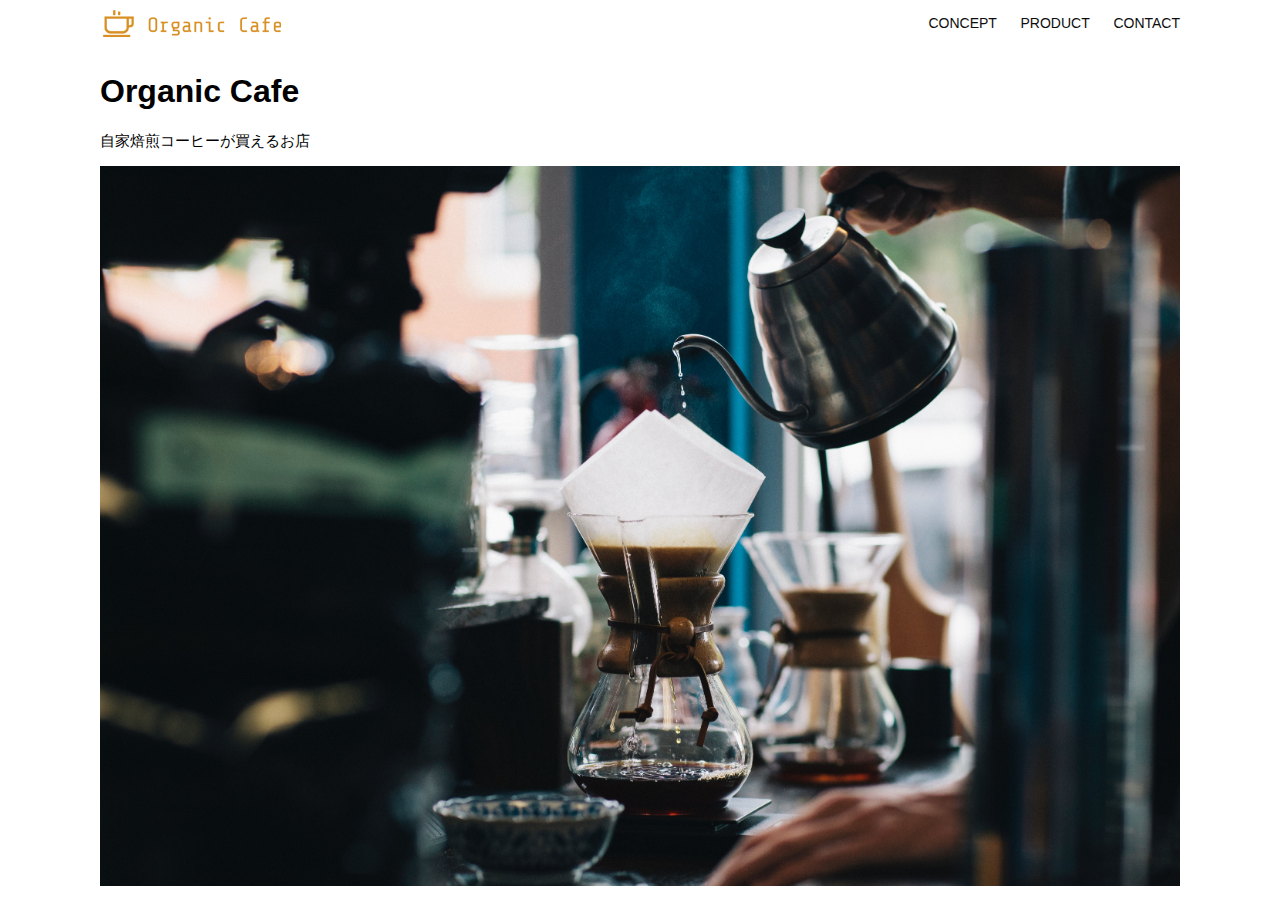
<file: kadai_013/index.html>
<!DOCTYPE html>
<html>
  <head>
    <title>Organic Cafe</title>
    <meta charset="UTF-8" />
    <meta
      name="description"
      content="自家焙煎のコーヒーがお家で楽しめるOrganic Cafe"
    />
    <meta name="viewport" content="width=device-width, initial-scale=1.0" />
    <link rel="stylesheet" href="style.css" />
  </head>
  <body>
    <!-- ヘッダー -->
    <header>
      <!-- ロゴ -->
      <a href="index.html" id="logo"
        ><img src="images/logo.png" alt="トップページに戻る"
      /></a>

      <!-- PC用ナビゲーション -->
      <nav id="nav-pc">
        <a href="index.html#concept">CONCEPT</a>
        <a href="index.html#product">PRODUCT</a>
        <a href="index.html#contact">CONTACT</a>
      </nav>
      <!--スマホ用ナビ -->
      <img id="menu-sp" src="images/button-menu.png" alt="ナビゲーションを開く"
      onclick="document.getElementById('nav-sp').style.display='block'">
      <nav id="nav-sp">
        <img id="close" src="images/button-close.png" alt="ナビゲーションを閉じる"
        onclick="document.getElementById('nav-sp').style.display='none'">
        <a id="logo-sp" href="index.html"
        onclick="document.getElementById('nav-sp').style.display='none'">
          <img src="images/logo-sp.png" alt="トップページに戻る">
        </a>
        <a class="menu" href="index.html#consept"
        onclick="document.getElementById('nav-sp').style.display = 'none'">CONCEPT</a>
        <a class="menu" href="index.html#product"
        onclick="document.getElementById('nav-sp').style.display = 'none'">PRODUCT</a>
        <a class="menu" href="index.html#contact"
        onclick="document.getElementById('nav-sp').style.display = 'none'">CONTACT</a>
      </nav>
    </header>
    <main>
      <article>
        <!-- メインビジュアル -->
        <section id="main-visual">
          <div id="main-message">
            <h1>Organic Cafe</h1>
            <p>自家焙煎コーヒーが買えるお店</p>
          </div>
          <img
            src="images/main-image.jpg"
            alt="コーヒーをハンドドリップで淹れる画像"
          />
        </section>
      </article>
    </main>
  </body>
</html>
</file>
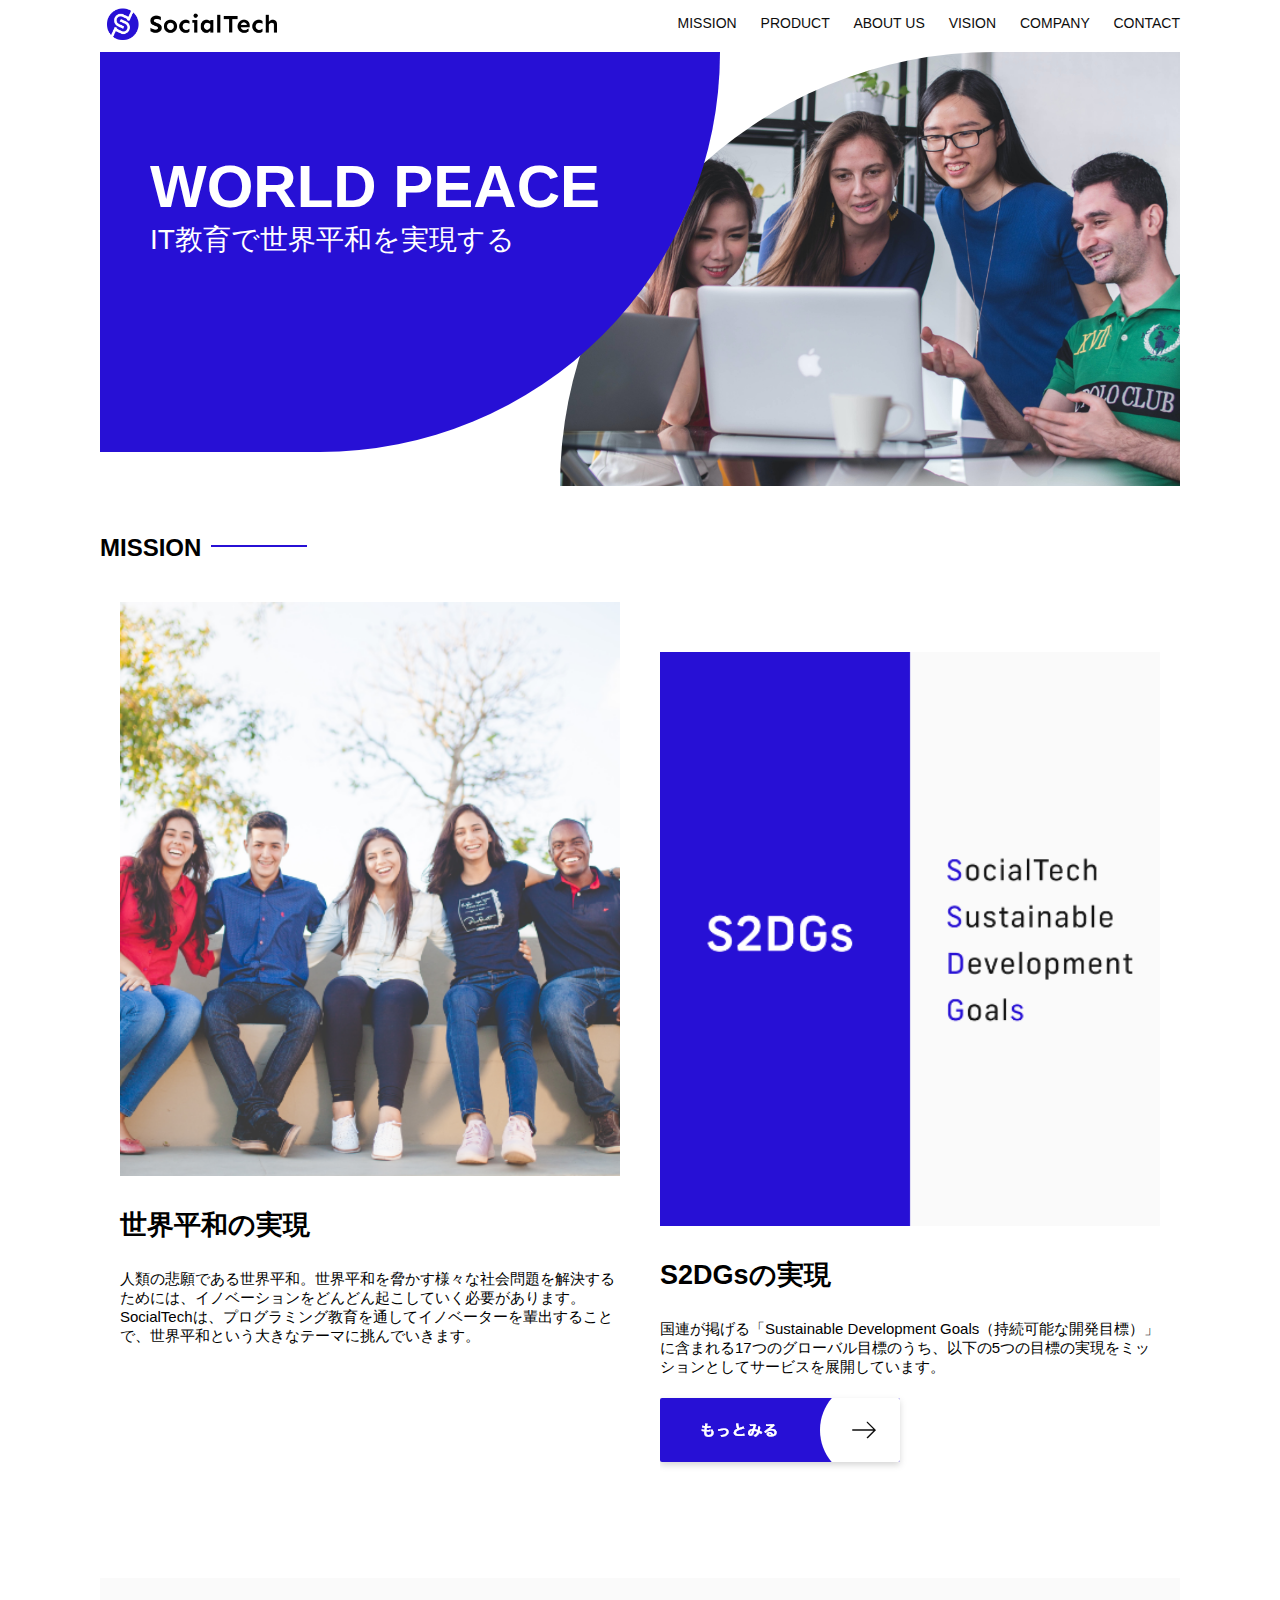
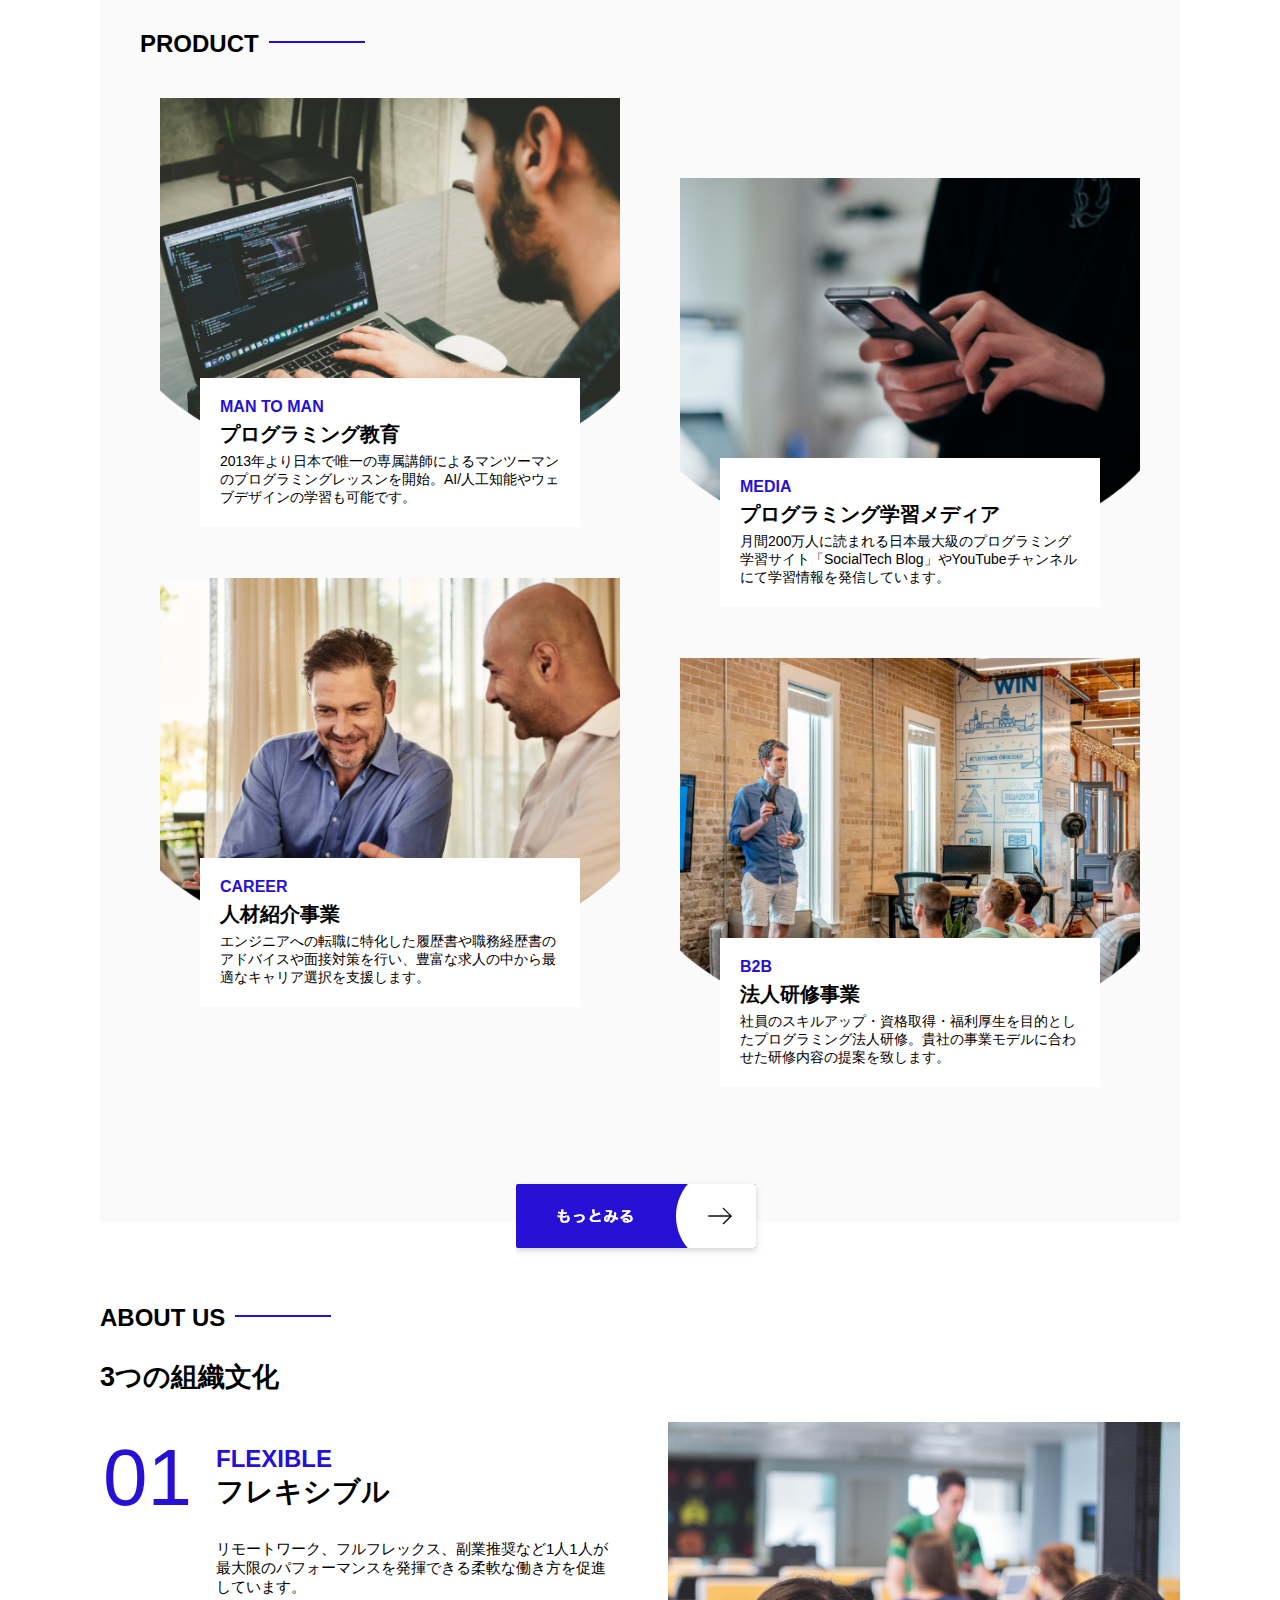
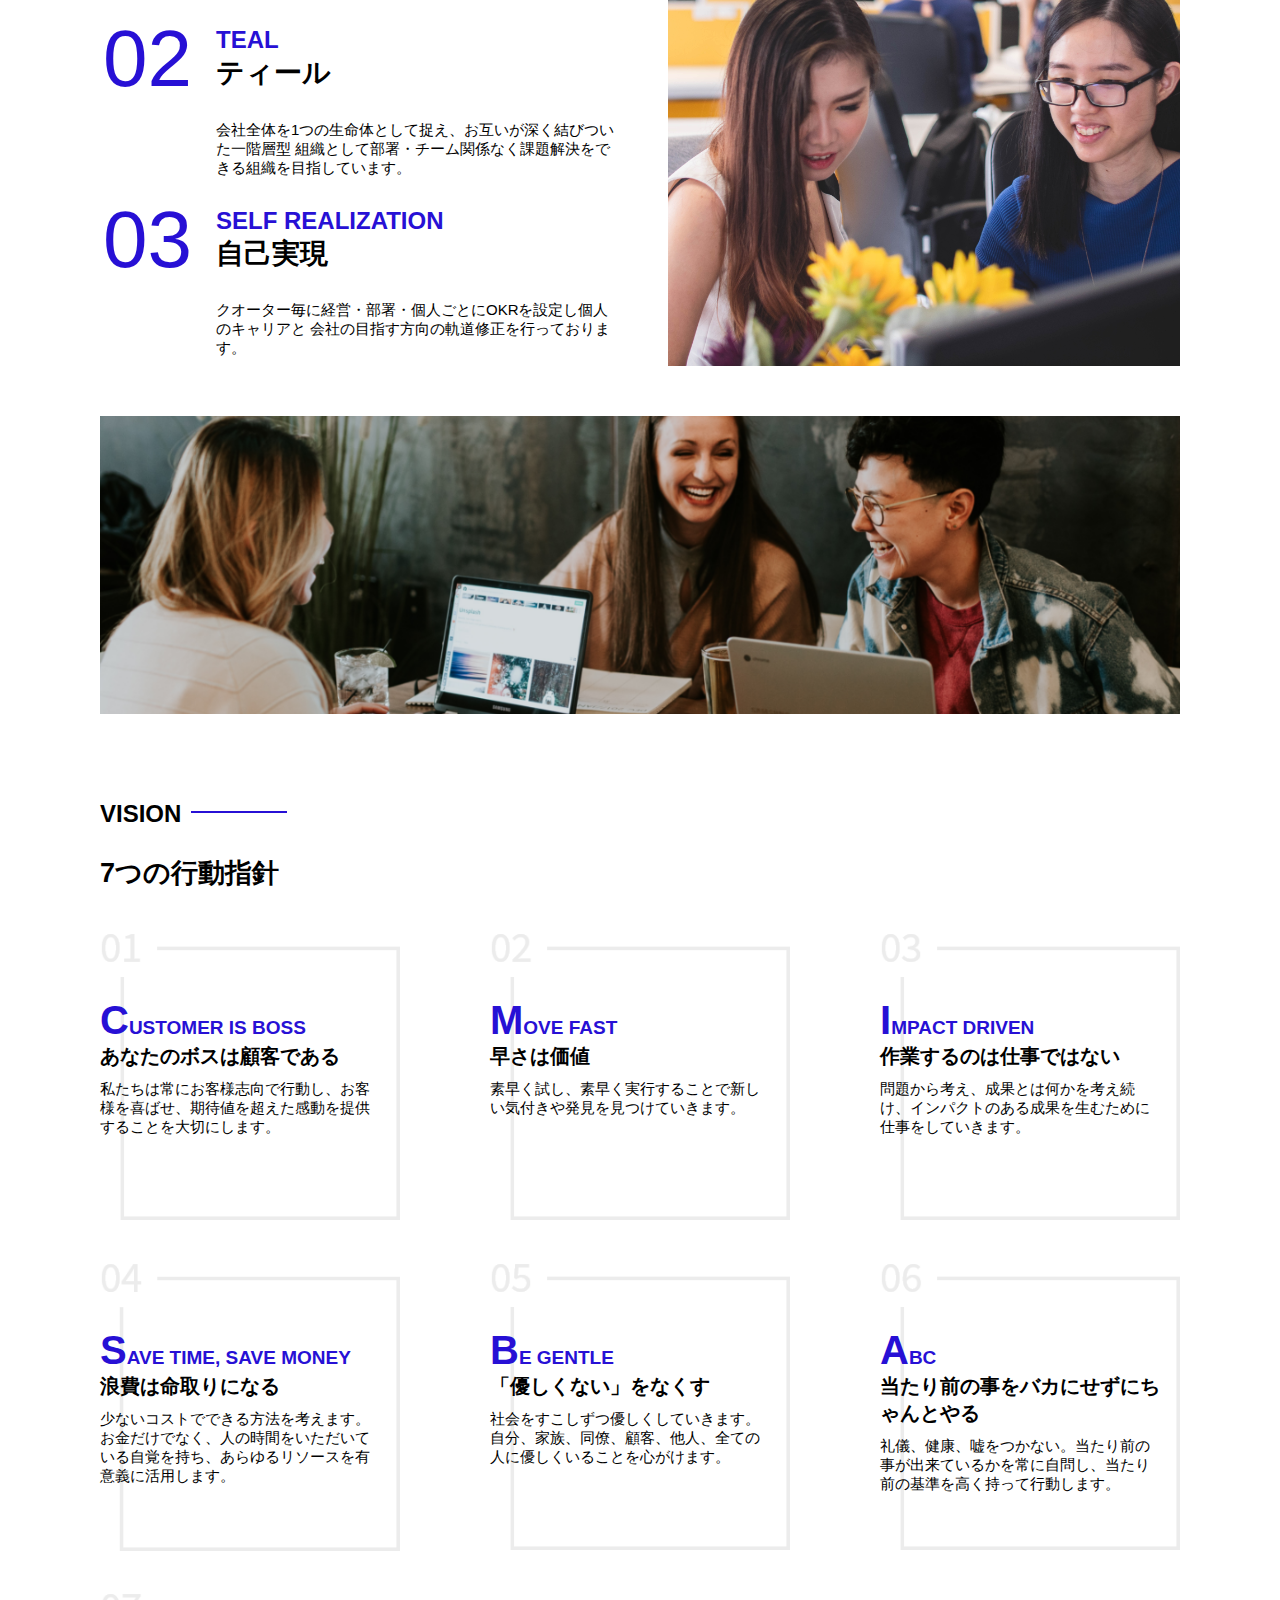
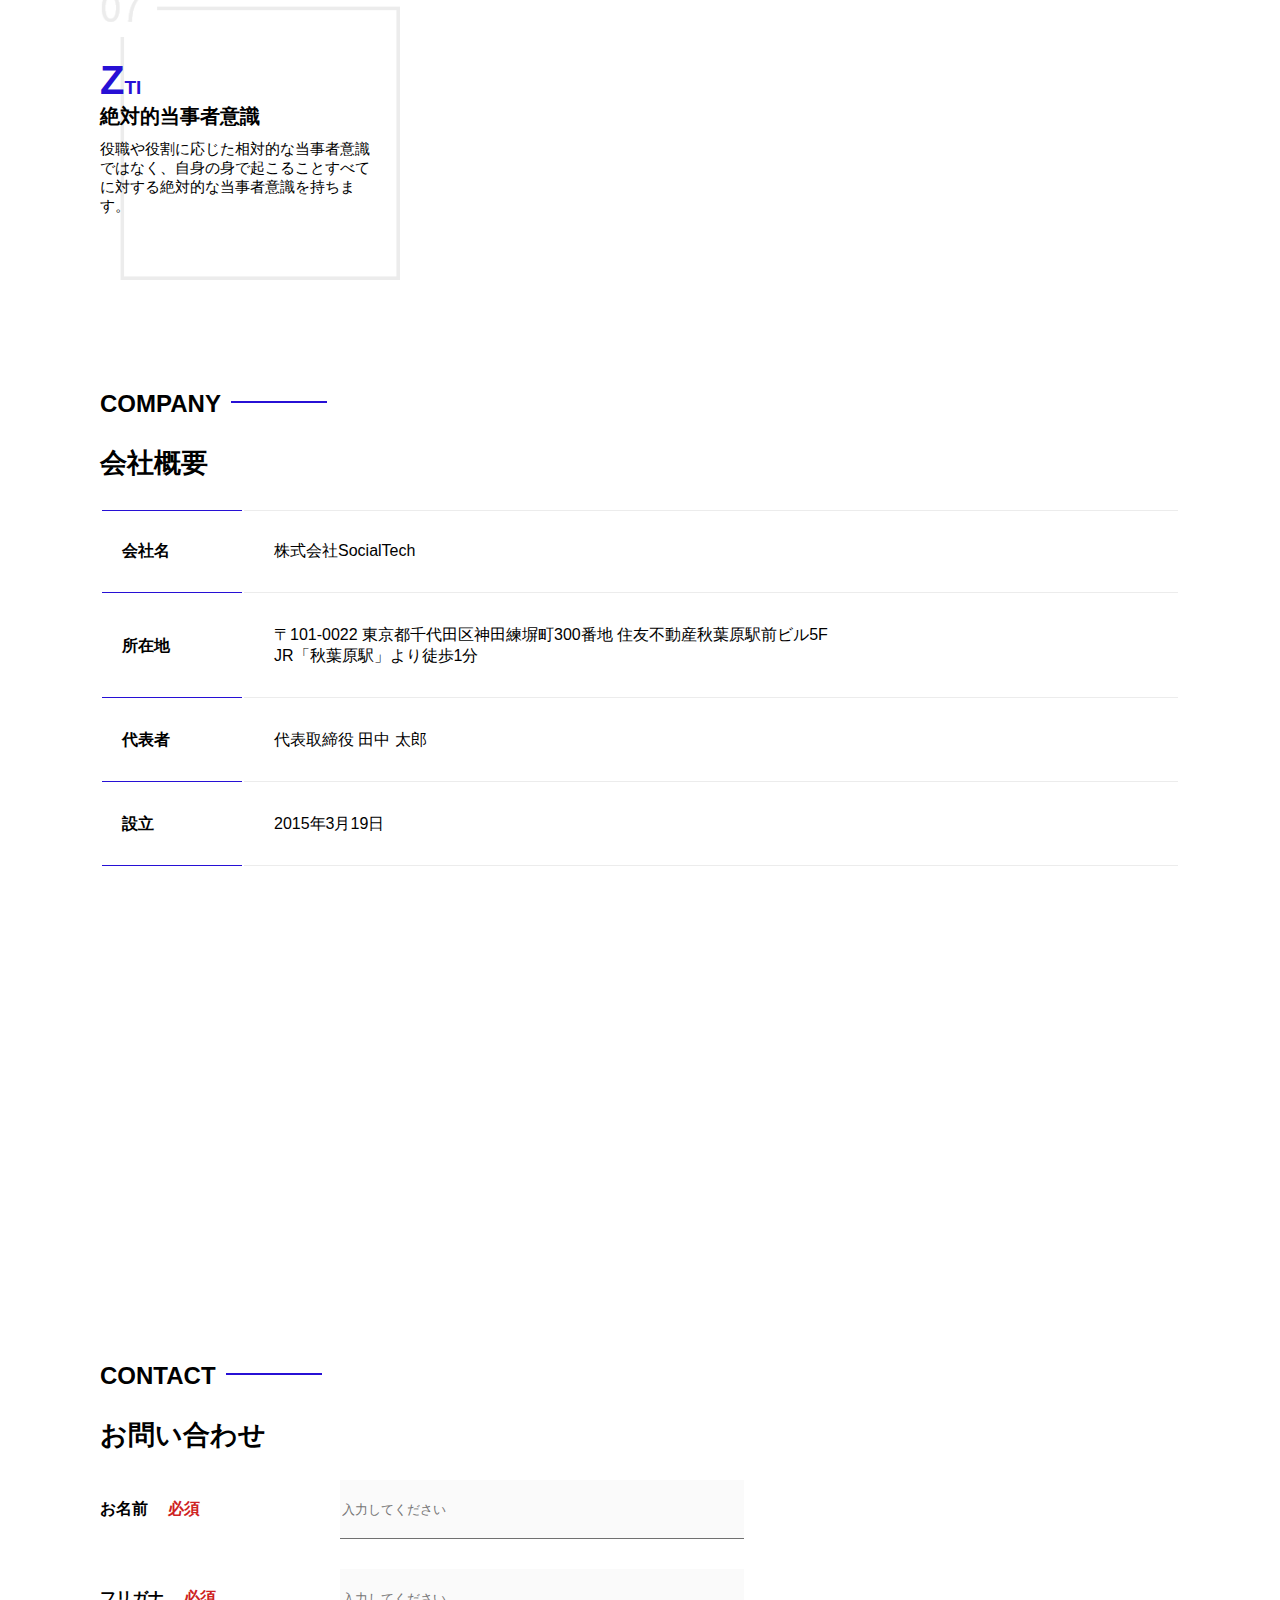
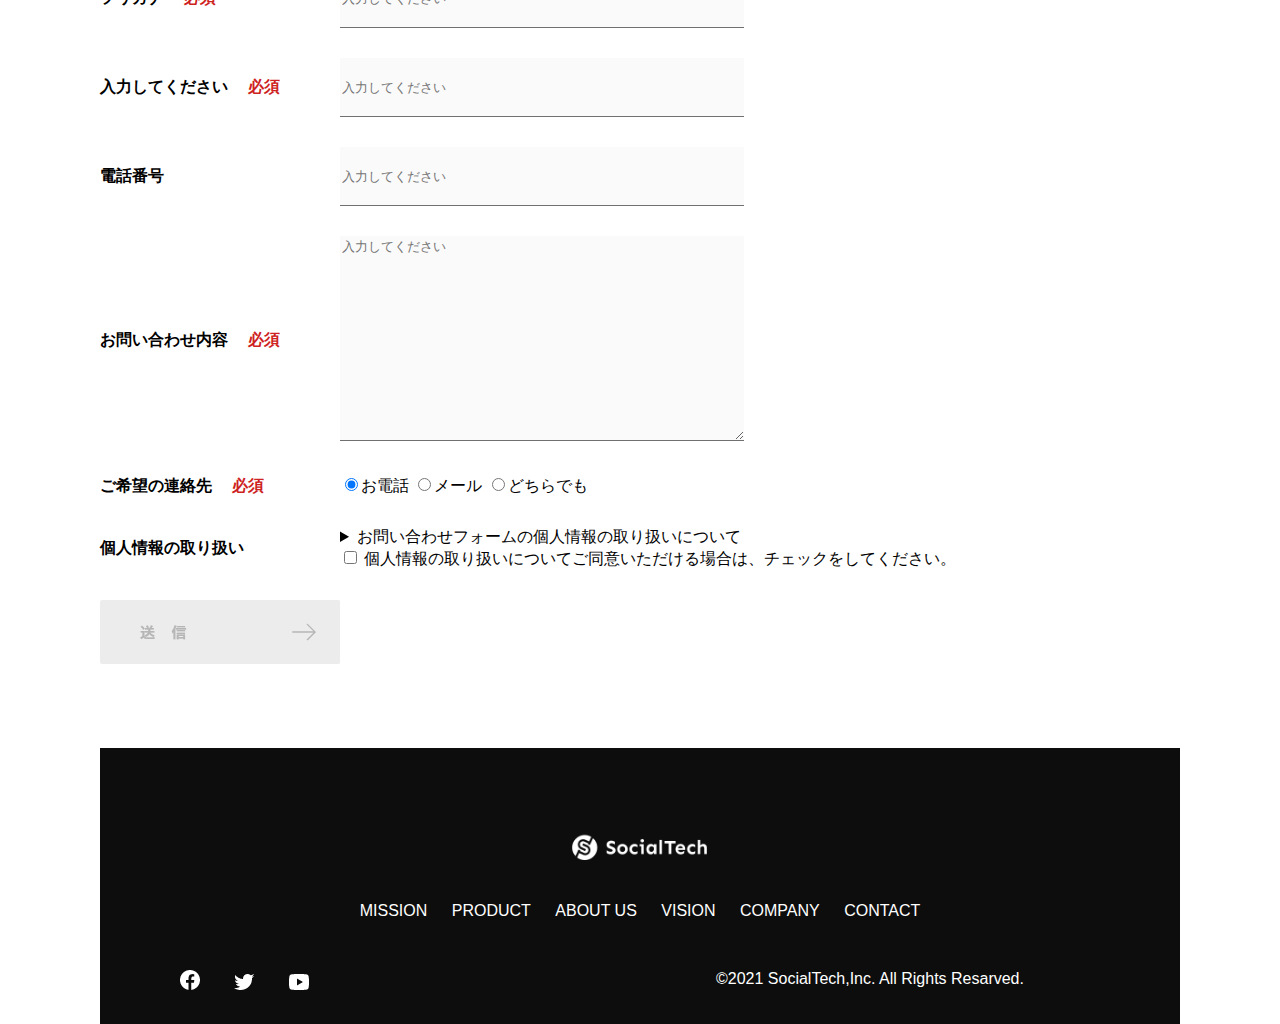
<file: kadai_tutorial_output/index.html>
<!DOCTYPE html>
<html>
  <head>
    <title>SocialTech</title>
    <meta charset="utf-8">
    <meta name="description" content="SocialTechはEdTech業界のリーディングカンパニーを目指します。">
    <meta name="viewport" content="width=device-width,initial-scale=1.0">
    <link rel="stylesheet" href="style.css">
  </head>
  <body>
    <header>
      <!--ロゴ -->
      <a href="index.html" id="logo"><img src="images/logo.png" alt="トップページへ戻る"></a>
      <!-- PC用ナビゲーション -->
      <nav id="nav-pc">
        <a href="mission.html">MISSION</a>
        <a href="product.html">PRODUCT</a>
        <a href="index.html#aboutus">ABOUT US</a>
        <a href="index.html#vision">VISION</a>
        <a href="index.html#company">COMPANY</a>
        <a href="index.html#contact">CONTACT</a>
      </nav>

      <!-- ①ヘッダーの中のimgとnavをdivで囲わなくても、よいのでしょうか？ -->

    <!-- スマホ用メニューボタン -->
    <img id="menu-sp" src="images/button-menu.png" alt="ナビゲーションを開く" onclick="document.getElementById('nav-sp').style.display = 'block'">

    <!-- スマホ用ナビゲーション -->
    <nav id="nav-sp">
      <img id="close" src="images/button-close.png" alt="ナビゲーションを閉じる" onclick="document.getElementById('nav-sp').style.display = 'none'">
      <a id="logo-sp" href="index.html" 
      onclick="document.getElementById('nav-sp').style.display = 'none'">
      <img src="images/logo-sp.png" alt="トップページに戻る"></a>

      <a class="menu" href="mission.html" 
      onclick="document.getElementById('nav-sp').style.display = 'none'">MISSION</a>
      <a class="menu" href="product.html" 
      onclick="document.getElementById('nav-sp').style.display = 'none'">PRODUCT</a>
      <a class="menu" href="index.html#aboutus" 
      onclick="document.getElementById('nav-sp').style.display = 'none'">ABOUT US</a>
      <a class="menu" href="index.html#vision"
        onclick="document.getElementById('nav-sp').style.display = 'none'">VISION</a>
      <a class="menu" href="index.html#company"
        onclick="document.getElementById('nav-sp').style.display = 'none'">COMPANY</a>
      <a class="menu" href="index.html#contact"
        onclick="document.getElementById('nav-sp').style.display = 'none'">CONTACT</a>
      <div id="sns">
        <a href="https://www.facebook.com/sejuku2013"><img src="images/button-facebook.png" alt="Facebookのリンク"></a>
        <a href="https://twitter.com/samuraijuku"><img src="images/button-twitter.png" alt="Twitterのリンク"></a>
        <a href="https://www.youtube.com/channel/UCCFOQO5aDK0xXam4cUQXT8g"><img src="images/button-youtube.png" alt="YouTubeのリンク"></a>
      </div>
    </nav>
    </header>
    <main>
      <article>
        <!-- メインビジュアル -->
        <section id="main-visual">
          <div id="main-massage">
            <h1>WORLD PEACE</h1>
            <p>IT教育で世界平和を実現する</p>
          </div>
          <img src="images/index/index-main.png" alt="PCの周りに集まる多国籍の仲間たち">
        </section>
        <!-- ミッション -->
        <section id="mission">
          <h2 class="index-h2">MISSION</h2>

          <div id="mission-flex">
            <div>
              <img id="mission-photo" src="images/index/index-mission.png" alt="屋外のベンチで写真を撮影する多国籍の仲間たち">
              <h3>世界平和の実現</h3>
              <p>
                人類の悲願である世界平和。世界平和を脅かす様々な社会問題を解決するためには、イノベーションをどんどん起こしていく必要があります。SocialTechは、プログラミング教育を通してイノベーターを輩出することで、世界平和という大きなテーマに挑んでいきます。
              </p>
            </div>

            <div>
              <img id="s2dgs" src="images/index/s2dgs.png" alt="S2DGs">
              <h3>S2DGsの実現</h3>
              <p>国連が掲げる「Sustainable Development Goals（持続可能な開発目標）」に含まれる17つのグローバル目標のうち、以下の5つの目標の実現をミッションとしてサービスを展開しています。</p>
              <a href="mission.html">
                <img src="images/button-more.png" alt="もっとみる">
              </a>
            </div>
          </div>
      </section>
      <!-- プロダクト -->
      <section id="product">
        <h2 class="index-h2">PRODUCT</h2>
        <div>
          <div id="product-left">
            <div>
              <img class="product-photo" src="images/index/index-mantoman.png" alt="PCでコードを書く男性">
              <div class="product-explain">
                <span>MAN TO MAN</span>
                <h3>プログラミング教育</h3>
                <p>2013年より日本で唯一の専属講師によるマンツーマンのプログラミングレッスンを開始。AI/人工知能やウェブデザインの学習も可能です。</p>
              </div>
            </div>
            <div>
              <img class="product-photo" src="images/index/index-career.png" alt="笑顔で話し合う2人の男性">
              <div class="product-explain">
                <span>CAREER</span>
                <h3>人材紹介事業</h3>
                <P>エンジニアへの転職に特化した履歴書や職務経歴書のアドバイスや面接対策を行い、豊富な求人の中から最適なキャリア選択を支援します。</P>
              </div>
            </div>
          </div>
          <div id="product-right">
            <div>
              <img class="product-photo" src="images/index/index-media.png" alt="スマートフォンを操作する人">
              <div class="product-explain">
                <span>MEDIA</span>
                <h3>プログラミング学習メディア</h3>
                <P>月間200万人に読まれる日本最大級のプログラミング学習サイト「SocialTech Blog」やYouTubeチャンネルにて学習情報を発信しています。</P>
              </div>
            </div>
            <div>
              <img class="product-photo" src="images/index/index-b2b.png" alt="講演中の男性とそれを聴く人々">
              <div class="product-explain">
                <span>B2B</span>
                <h3>法人研修事業</h3>
                <p>社員のスキルアップ・資格取得・福利厚生を目的としたプログラミング法人研修。貴社の事業モデルに合わせた研修内容の提案を致します。</p>
              </div>
            </div>
          </div>
        </div>
        <div>
          <a id="product-more" href="product.html">
            <img src="images/button-more.png">
          </a>
        </div>
      </section>
      <!-- ABOUT US -->
      <section id="aboutus">
        <h2 class="index-h2">ABOUT US</h2>
        <h3>3つの組織文化</h3>
        <div>
          <table class="culture-table">
            <tr>
              <td>
                <span class="culture-num">01</span>
              </td>
              <td>
                <span class="culture-en">FLEXIBLE</span>
                <span class="culture-jp">フレキシブル</span>
              </td>
            </tr>
          <tr>
            <td>
              <!--空のセル -->
            </td>
            <td>
              <p class="culture-description">
                リモートワーク、フルフレックス、副業推奨など1人1人が最大限のパフォーマンスを発揮できる柔軟な働き方を促進しています。
              </p>
            </td>
          </tr>
          <tr>
            <td>
              <span class="culture-num">02</span>
            </td>
            <td>
              <span class="culture-en">TEAL</span>
              <span class="culture-jp">ティール</span>
            </td>
          </tr>
          <tr>
            <td>
              <!--空のセル -->
            </td>
            <td>
              <p class="culture-description">
                会社全体を1つの生命体として捉え、お互いが深く結びついた一階層型
                組織として部署・チーム関係なく課題解決をできる組織を目指しています。
              </p>
            </td>
          </tr>
          <tr>
            <td>
              <span class="culture-num">03</span>
            </td>
            <td>
              <span class="culture-en">SELF REALIZATION</span>
              <span class="culture-jp">自己実現</span>
            </td>
          </tr>
          <tr>
            <td>
              <!-- 空のセル -->
            </td>
            <td>
              <p class="culture-description">
                クオーター毎に経営・部署・個人ごとにOKRを設定し個人のキャリアと
                会社の目指す方向の軌道修正を行っております。
              </p>
            </td>
          </tr>
          </table>
          <img class="culture-img" src="images/index/index-aboutus1.png" alt="笑顔で話し合う2人の女性">
        </div>
        <img class="culture-img2" src="images/index/index-aboutus2.png" alt="笑顔で話し合う3人の男女">
      </section>
      <!-- VISION -->
      <section id="vision">
        <h2 class="index-h2">VISION</h2>
        <h3>7つの行動指針</h3>
        <div>
        <div class="vision-box">
          <img src="images/index/vision-01.png" alt="01">
          <span>
            <h4>CUSTOMER IS BOSS</h4>
            <h5>あなたのボスは顧客である</h5>
            <p>私たちは常にお客様志向で行動し、お客様を喜ばせ、期待値を超えた感動を提供することを大切にします。</p>
          </span>
        </div>
        <div class="vision-box">
          <img src="images/index/vision-02.png" alt="02">
          <span>
            <h4>MOVE FAST</h4>
            <h5>早さは価値</h5>
            <p>素早く試し、素早く実行することで新しい気付きや発見を見つけていきます。</p>
          </span>
        </div>
        <div class="vision-box">
          <img src="images/index/vision-03.png" alt="03">
          <span>
            <h4>IMPACT DRIVEN</h4>
            <h5>作業するのは仕事ではない</h5>
            <p>問題から考え、成果とは何かを考え続け、インパクトのある成果を生むために仕事をしていきます。</p>
          </span>
        </div>
        <div class="vision-box">
          <img src="images/index/vision-04.png" alt="04">
          <span>
            <h4>SAVE TIME, SAVE MONEY</h4>
            <h5>浪費は命取りになる</h5>
            <p>少ないコストでできる方法を考えます。お金だけでなく、人の時間をいただいている自覚を持ち、あらゆるリソースを有意義に活用します。</p>
          </span>
        </div>
        <div class="vision-box">
          <img src="images/index/vision-05.png" alt="05">
          <span>
            <h4>BE GENTLE</h4>
            <h5>「優しくない」をなくす</h5>
            <p>社会をすこしずつ優しくしていきます。自分、家族、同僚、顧客、他人、全ての人に優しくいることを心がけます。</p>
          </span>
        </div>
        <div class="vision-box">
          <img src="images/index/vision-06.png" alt="06">
          <span>
            <h4>ABC</h4>
            <h5>当たり前の事をバカにせずにちゃんとやる</h5>
            <p>礼儀、健康、嘘をつかない。当たり前の事が出来ているかを常に自問し、当たり前の基準を高く持って行動します。</p>
          </span>
        </div>
        <div class="vision-box">
          <img src="images/index/vision-07.png" alt="07">
          <span>
            <h4>ZTI</h4>
            <h5>絶対的当事者意識</h5>
            <p>役職や役割に応じた相対的な当事者意識ではなく、自身の身で起こることすべてに対する絶対的な当事者意識を持ちます。</p>
          </span>
        </div>
      </div>
      </section>
      <!-- COMPANY -->
      <section id="company">
        <h2 class="index-h2">COMPANY</h2>
        <h3>会社概要</h3>
        <table id="company-table">
          <tr>
            <th class="tableheader-first">会社名</th>
            <td class="cell-first">株式会社SocialTech</td>
          </tr>
          <tr>
            <th class="tableheader">所在地</th>
            <td class="cell">〒101-0022 東京都千代田区神田練塀町300番地 住友不動産秋葉原駅前ビル5F<br>JR「秋葉原駅」より徒歩1分</td>
          </tr>
          <tr>
            <th class="tableheader">代表者</th>
            <td class="cell">代表取締役 田中 太郎</td>
          </tr>
          <tr>
            <th class="tableheader">設立</th>
            <td class="cell">2015年3月19日</td>
          </tr>
        </table>
        <iframe src="https://www.google.com/maps/embed?pb=!1m18!1m12!1m3!1d12960.272654733786!2d139.76437431070437!3d35.69994018866553!2m3!1f0!2f0!3f0!3m2!1i1024!2i768!4f13.1!3m3!1m2!1s0x60188fee13660e23%3A0x77137876edf742ac!2z5L2P5Y-L5LiN5YuV55Sj56eL6JGJ5Y6f6aeF5YmN44OT44Or!5e0!3m2!1sja!2sjp!4v1717720920941!5m2!1sja!2sjp" 
        style="border:0;" allowfullscreen="" loading="lazy" referrerpolicy="no-referrer-when-downgrade">
        </iframe>
      </section>
      <!-- お問い合わせ -->
      <section id="contact">
        <h2 class="index-h2">CONTACT</h2>
        <h3>お問い合わせ</h3>
        <form>
          <div>
            <div class="contact-heading"><label class="contact-label">お名前<span class="contact-span">必須</span></label>
            </div>
            <div>
              <input type="text" name="name" placeholder="入力してください" class="contact-textbox">
            </div>
          </div>
          <div>
            <div class="contact-heading">
              <label class="contact-label">フリガナ<span class="contact-span">必須</span></label>
            </div>
            <div>
              <input type="text" name="hurigana" placeholder="入力してください" class="contact-textbox">
            </div>
          </div>
          <div>
            <div class="contact-heading">
              <label class="contact-label">入力してください<span class="contact-span">必須</span></label>
            </div>
            <div>
              <input type="text" name="email" placeholder="入力してください" class="contact-textbox">
            </div>
          </div>
          <div>
            <div class="contact-heading">
              <label class="contact-label">電話番号</label>
            </div>
            <div>
              <input type="text" name="tel" placeholder="入力してください" class="contact-textbox">
            </div>
          </div>
          <div>
            <div class="contact-heading">
              <label class="contact-label">お問い合わせ内容<span class="contact-span">必須</span></label>
            </div>
            <div>
              <textarea class="contact-textarea" placeholder="入力してください" name="message"></textarea>
            </div>
          </div>
          <div>
            <div class="contact-heading">
              <label class="contact-label">ご希望の連絡先<span class="contact-span">必須</span></label>
            </div>
            <div>
              <input class="radiobutton" type="radio" value="tell" name="contact" checked><label>お電話</label>
              <input class="radiobutton" type="radio" value="mail" name="contact"><label>メール</label>
              <input class="radiobutton" type="radio" value="both" name="contact"><label>どちらでも</label>
            </div>
          </div>
          <div>
            <div class="contact-heading">
              <label class="contact-label">個人情報の取り扱い</label>
            </div>
            <diV>
              <details>
                <summary>お問い合わせフォームの個人情報の取り扱いについて</summary>
                <div>
                  <span>１．組織の名称又は氏名</span><br>
                  株式会社SocialTech<br><br>
                  <span>２．個人情報保護管理者（若しくはその代理人）の氏名又は職名、所属及び連絡先
                    鈴木 一郎 コーポレート部
                  </span><br>
                  メールアドレス：samurai@example.com<br>
                  TEL：03-1234-5678<br>
                  <span>３．個人情報の利用目的</span><br>
                  ・本サービス及び本サービスに関連する情報の提供又はそれらに関する連絡のため<br>
                  ・ユーザーの本人確認のため<br>
                  ・当社サービスのご案内のため<br>
                  ・当社の商品等の広告または宣伝（電子メールによるものを含むものとします。）<br><br>
                  <span>４．個人情報の取り扱い業務の委託</span><br>
                  個人情報の取扱業務の全部または一部を外部に業務委託する場合があります。<br>
                  その際、弊社は、個人情報を適切に保護できる管理体制を敷き実行していることを条件として<br>
                  委託先を厳選したうえで、機密保持契約を委託先と締結し、お客様の個人情報を厳密に管理させます。<br><br>
                  <span>５．個人情報の開示等の請求</span><br>
                  お客様は、弊社に対してご自身の個人情報の開示等（利用目的の通知、開示、内容の訂正・追加・削除、利用の停止または消去、第三者への提供の停止）に関して、当社問合わせ窓口に申し出ることができます。<br>
                  その際、弊社はお客様ご本人を確認させていただいたうえで、合理的な期間内に対応いたします。<br><br>
                  なお、個人情報に関する弊社問合わせ先は、次の通りです。<br><br>
                  株式会社SocialTech　個人情報問合せ窓口<br>
                  〒101-0022 東京都千代田区神田練塀町300番地 住友不動産秋葉原駅前ビル5F<br>
                  メールアドレス：samurai@example.com　TEL：03-1234-5678<br><br>
                  <span>６．個人情報を提供されることの任意性について</span><br><br>
                  お客様がご自身の個人情報を弊社に提供されるか否かは、お客様のご判断によりますが、もしご提供されない場合には、適切なサービスが提供できない場合がありますので予めご了承ください。
                </div>
              </details>
              <input type="checkbox" name="agree">
              <span>個人情報の取り扱いについてご同意いただける場合は、チェックをしてください。</span>
            </div>
          </div>
          <input type="image" src="images/button-submit.png" alt="送信する">
        </form>
      </section>
    </article>
    <footer>
      <div id="footer-logo">
        <img src="images/logo-sp.png" alt="SocialTech">
      </div>
      <div id="footer-link">
        <a href="mission.html">MISSION</a>
        <a href="product.html">PRODUCT</a>
        <a href="index.html#aboutus">ABOUT US</a>
        <a href="index.html#vision">VISION</a>
        <a href="index.html#company">COMPANY</a>
        <a href="index.html#contact">CONTACT</a>
      </div>
      <div id="sns-copyright">
      <div id="sns-footer">
        <a href="https://www.facebook.com/sejuku2013"><img src="images/button-facebook.png" alt="Facebookのリンク"></a>
        <a href="https://twitter.com/samuraijuku"><img src="images/button-twitter.png" alt="Twitterのリンク"></a>
        <a href="https://www.youtube.com/channel/UCCFOQO5aDK0xXam4cUQXT8g"><img src="images/button-youtube.png" alt="youtubeのリンク"></a>
      </div>
      <div id="copyright">
        <span> &copy;2021 SocialTech,Inc. All Rights Resarved.</span>
      </div>
    </div>
    </footer>
  </main>
</body>

</html>
</file>
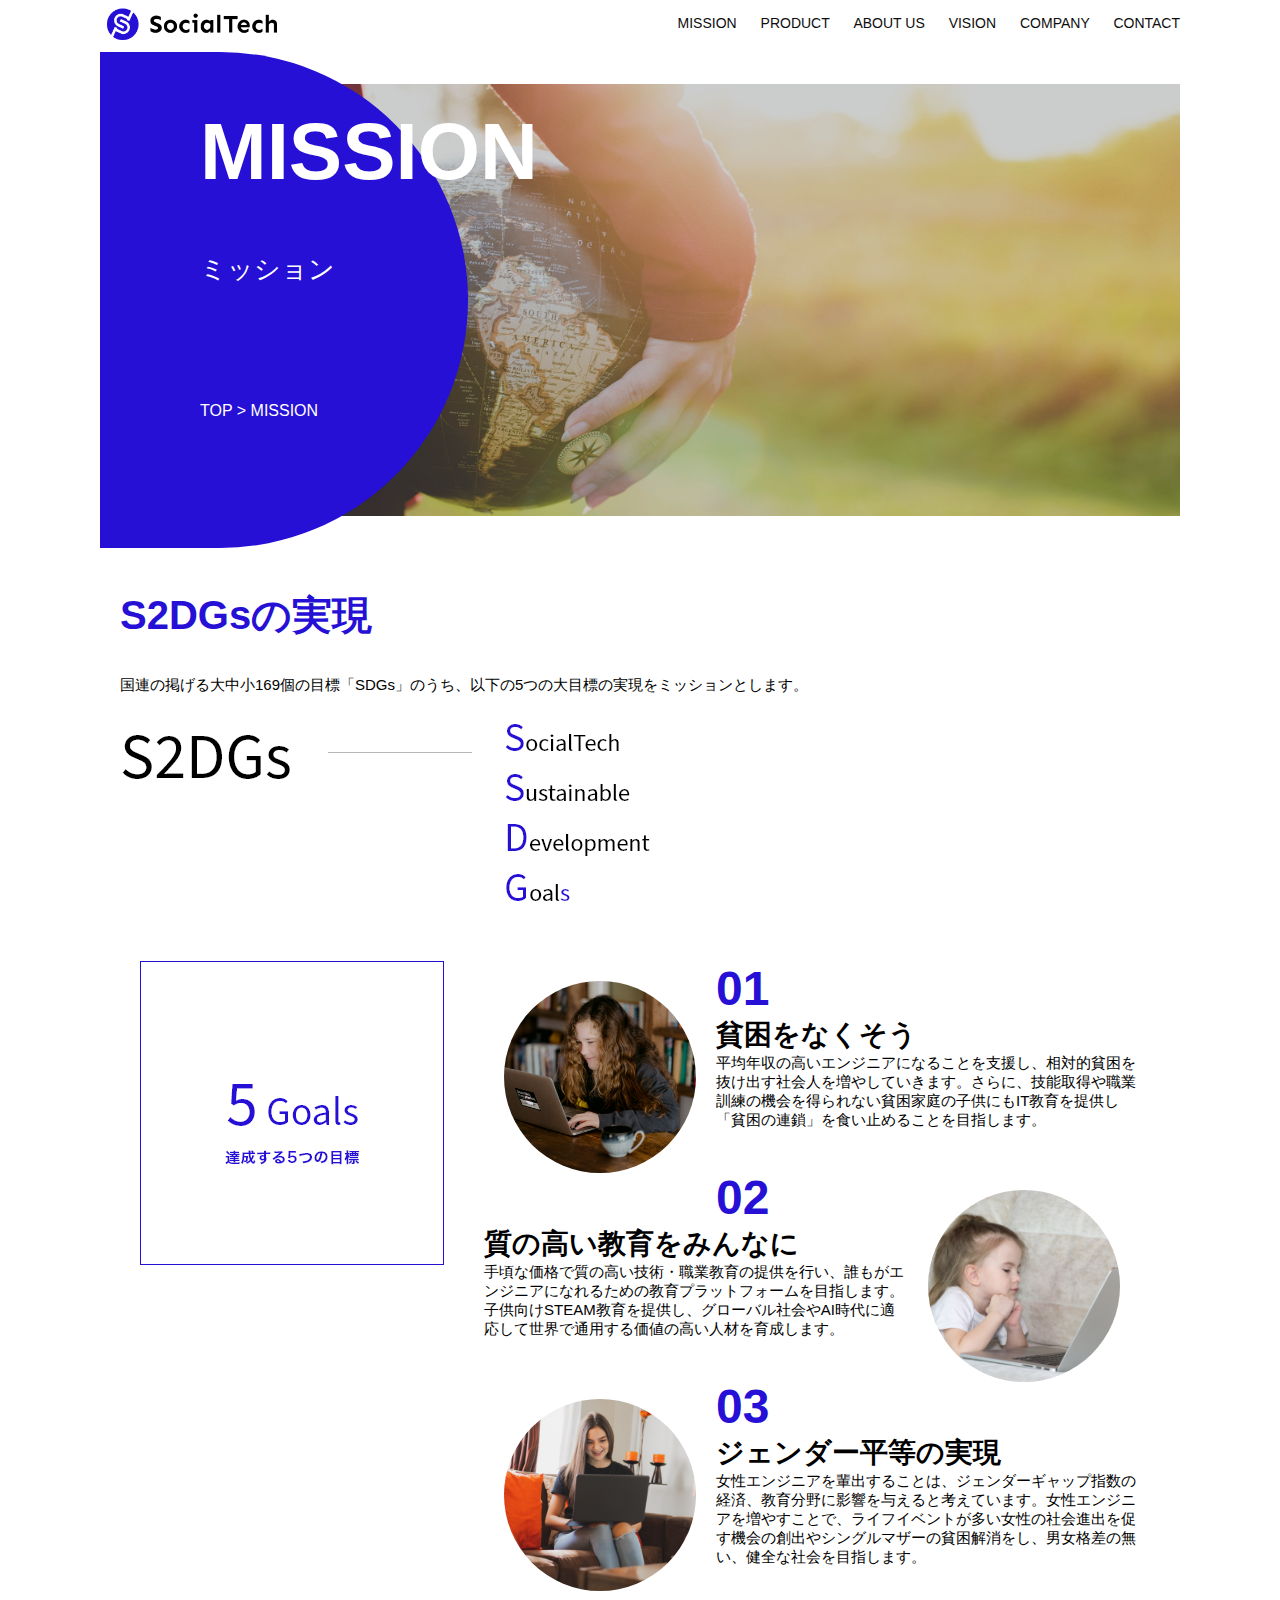
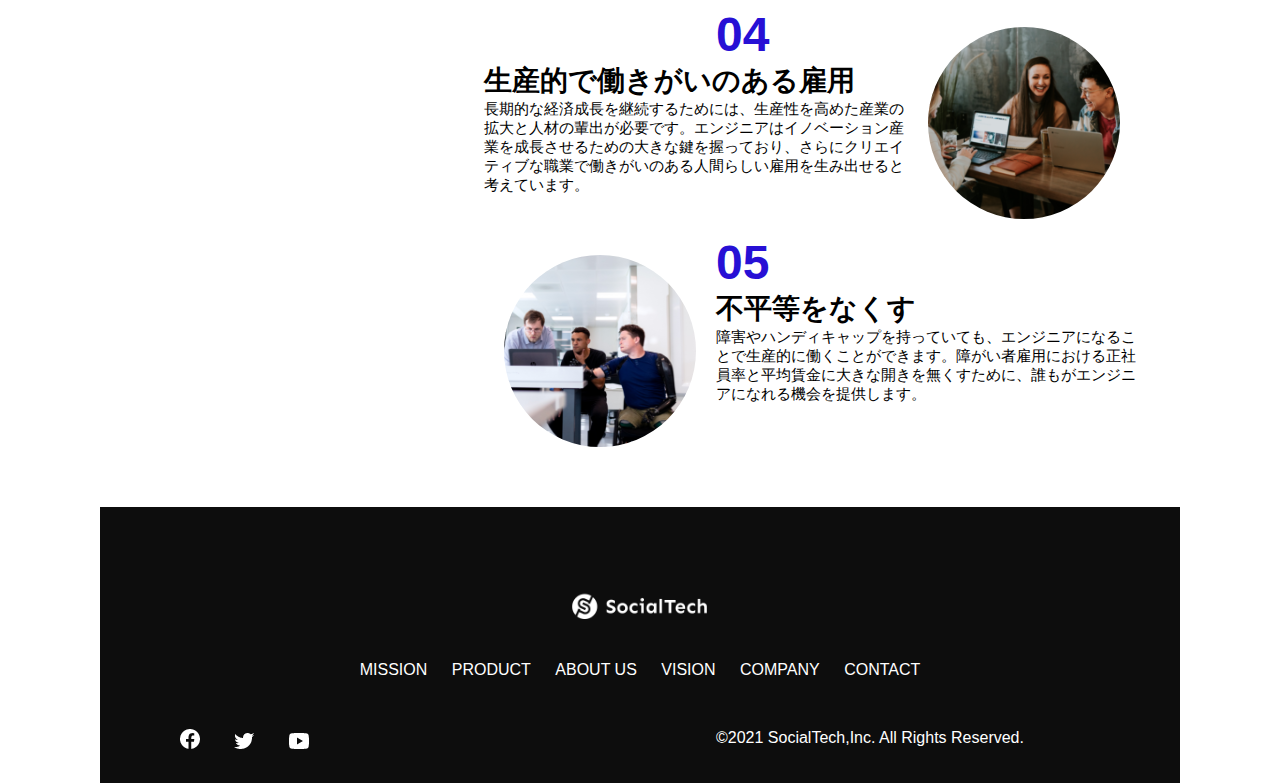
<file: kadai_tutorial_output/mission.html>
<!DOCTYPE html>
<html>
<head>
  <title>SocialTech - MISSION ミッション -</title>
  <meta charset="UTF-8">
  <meta name="description" content="SocialTechが目指す5つの目標（S2DGs）を紹介します">
  <meta name="viewport" content="width=device-width,initial-scale=1.0">
  <link rel="stylesheet" href="style.css">
</head>

<body>
  <!-- ヘッダー -->
  <header>
    <!-- ロゴ -->
    <a href="index.html" id="logo">
      <img src="images/logo.png" alt="トップページへ戻る">
    </a>
    <!-- PC用ナビ -->
    <nav id="nav-pc">
      <a href="mission.html">MISSION</a>
      <a href="product.html">PRODUCT</a>
      <a href="index.html#aboutus">ABOUT US</a>
      <a href="index.html#vision">VISION</a>
      <a href="index.html#company">COMPANY</a>
      <a href="index.html#contact">CONTACT</a>
    </nav>
    <!-- スマホ用メニューボタン -->
    <img id="menu-sp" src="images/button-menu.png" alt="ナビゲーションを開く"
    onclick="document.getElementById('nav-sp').style.display= 'block'">
    <!-- スマホ用ナビ -->
    <nev id="nav-sp">
      <img id="close" src="images/button-close.png" alt="ナビゲーションを閉じる"
      onclick="document.getElementById('nav-sp').style.display= 'none'">
      <a id="logo-sp" href="index.html"
      onclick="document.getElementById('nav-sp').style.display= 'none'">
        <img src="images/logo-sp.png" alt="トップページへ戻る"/>
      </a>
      <a class="menu" href="mission.html"
      onclick="document.getElementById('nav-sp').style.display='none'">MISSION</a>
      <a class="menu" href="product.html"
      onclick="document.getElementById('nav-sp').style.display= 'none'">PRODUCT</a>
      <a class="menu" href="index.html#aboutus"
      onclick="document.getElementById('nav-sp').style.display= 'none'">ABOUT US</a>
      <a class="menu" href="index.html#vision"
      onclick="document.getElementById('nav-sp').style.display= 'none'">VISION</a>
      <a class="menu" href="index.html#company"
      onclick="document.getElementById('nav-sp').style.display= 'none'">COMPANY</a>
      <a class="menu" href="index.html#contact"
      onclick="document.getElementById('nev-sp').style.display= 'none'">CONTACT</a>

      <div id="sns">
        <a href="https://www.facebook.com/sejuku2013">
          <img src="images/button-facebook.png" alt="facebookのリンク"></a>
        <a href="https://twitter.com/samuraijuku">
          <img src="images/button-twitter.png" alt="Twitterのリンク"></a>
        <a href="https://www.youtube.com/channel/UCCFOQO5aDK0xXam4cUQXT8g">
          <img src="images/button-youtube.png" alt="youtubeのリンク"></a>
      </div>
    </nev>
  </header>
  <main>
    <article>
      <section id="mission-main">
        <div id="mission-title">
          <h1>MISSION</h1>
          <span>ミッション</span>
          <div>TOP > MISSION</div>
        </div>
      </section>
      <section id="mission-s2dgs">
        <h2 class="mission-h2">S2DGsの実現</h2>
        <p>国連の掲げる大中小169個の目標「SDGs」のうち、以下の5つの大目標の実現をミッションとします。</p>
        <img src="images/mission/mission-s2dgs.png" alt="S2DGs">
      </section>
      <section id="mission-5goals">
        <div>
          <img id="s2dgs-image" src="images/mission/mission-5goals.png" alt="5Goals">
        </div>
        <div>
          <div>
            <img class="fivegoals-image-left" src="images/mission/mission-5goals01.png" alt="PCを操作する女の子">
            <span class="fivegoals-number">01</span>
            <h3 class="fivegoals-h3">貧困をなくそう</h3>
            <p class="fivegoals-p">
                平均年収の高いエンジニアになることを支援し、相対的貧困を抜け出す社会人を増やしていきます。さらに、技能取得や職業訓練の機会を得られない貧困家庭の子供にもIT教育を提供し「貧困の連鎖」を食い止めることを目指します。
            </p>
          </div>
          <div>
            <img class="fivegoals-image-right" src="images/mission/mission-5goals02.png"
                alt="PCを見つめる小さい女の子">
            <span class="fivegoals-number">02</span>
            <h3 class="fivegoals-h3">質の高い教育をみんなに</h3>
            <p class="fivegoals-p">
                手頃な価格で質の高い技術・職業教育の提供を行い、誰もがエンジニアになれるための教育プラットフォームを目指します。子供向けSTEAM教育を提供し、グローバル社会やAI時代に適応して世界で通用する価値の高い人材を育成します。
            </p>
          </div>
          <div>
            <img class="fivegoals-image-left" src="images/mission/mission-5goals03.png" alt="PCを操作する女性">

            <span class="fivegoals-number">03</span>
            <h3 class="fivegoals-h3">ジェンダー平等の実現</h3>
            <p class="fivegoals-p">
                女性エンジニアを輩出することは、ジェンダーギャップ指数の経済、教育分野に影響を与えると考えています。女性エンジニアを増やすことで、ライフイベントが多い女性の社会進出を促す機会の創出やシングルマザーの貧困解消をし、男女格差の無い、健全な社会を目指します。
            </p>
          </div>
          <div>
            <img class="fivegoals-image-right" src="images/mission/mission-5goals04.png" alt="笑顔で話し合う3人の男女">
            <span class="fivegoals-number">04</span>
            <h3 class="fivegoals-h3">生産的で働きがいのある雇用</h3>
            <p class="fivegoals-p">
                長期的な経済成長を継続するためには、生産性を高めた産業の拡大と人材の輩出が必要です。エンジニアはイノベーション産業を成長させるための大きな鍵を握っており、さらにクリエイティブな職業で働きがいのある人間らしい雇用を生み出せると考えています。
            </p>
          </div>
          <div>
            <img class="fivegoals-image-left" src="images/mission/mission-5goals05.png"
                alt="障害を持つ男性が生き生きと働く様子">
            <span class="fivegoals-number">05</span>
            <h3 class="fivegoals-h3">不平等をなくす</h3>
            <p class="fivegoals-p">
                障害やハンディキャップを持っていても、エンジニアになることで生産的に働くことができます。障がい者雇用における正社員率と平均賃金に大きな開きを無くすために、誰もがエンジニアになれる機会を提供します。
            </p>
          </div>
        </div>
      </section>
    </article>
    <footer>
      <div id="footer-logo">
        <img src="images/logo-sp.png" alt="SocialTech">
      </div>
      <div id="footer-link">
        <a href="mission.html">MISSION</a>
        <a href="product.html">PRODUCT</a>
        <a href="index.html#aboutus">ABOUT US</a>
        <a href="index.html#vision">VISION</a>
        <a href="index.html#company">COMPANY</a>
        <a href="index.html#contact">CONTACT</a>
      </div>
      <div id="sns-copyright">
        <div id="sns-footer">
          <a href="https://www.facebook.com/sejuku2013">
          <img src="images/button-facebook.png" alt="facebookのリンク"></a>
          <a href="https://twitter.com/samuraijuku">
          <img src="images/button-twitter.png" alt="Twitterのリンク"></a>
          <a href="https://www.youtube.com/channel/UCCFOQO5aDK0xXam4cUQXT8g">
          <img src="images/button-youtube.png" alt="youtubeのリンク"></a>
        </div>
        <div id="copyright">
          <span>&copy;2021 SocialTech,Inc. All Rights Reserved.</span>
        </div>
      </div>
    </footer>
  </main>
</body>
</html>
</file>
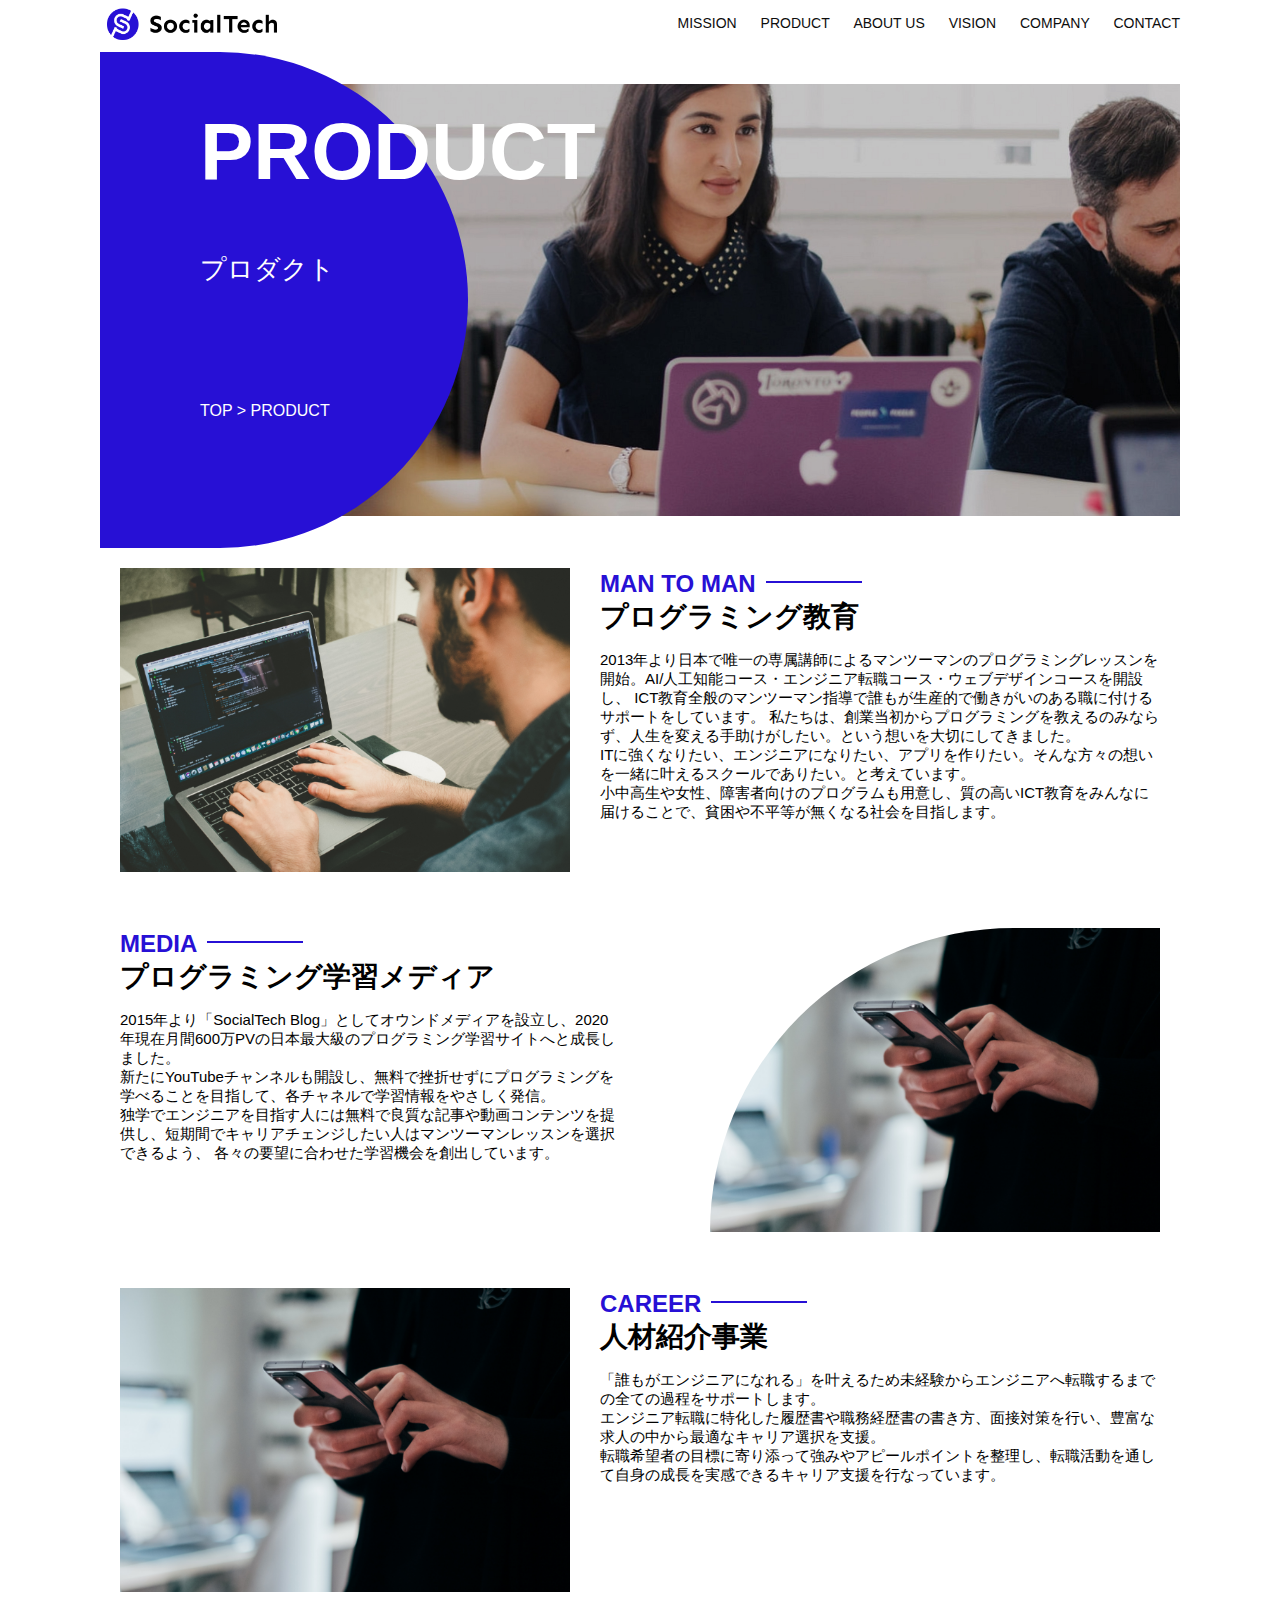
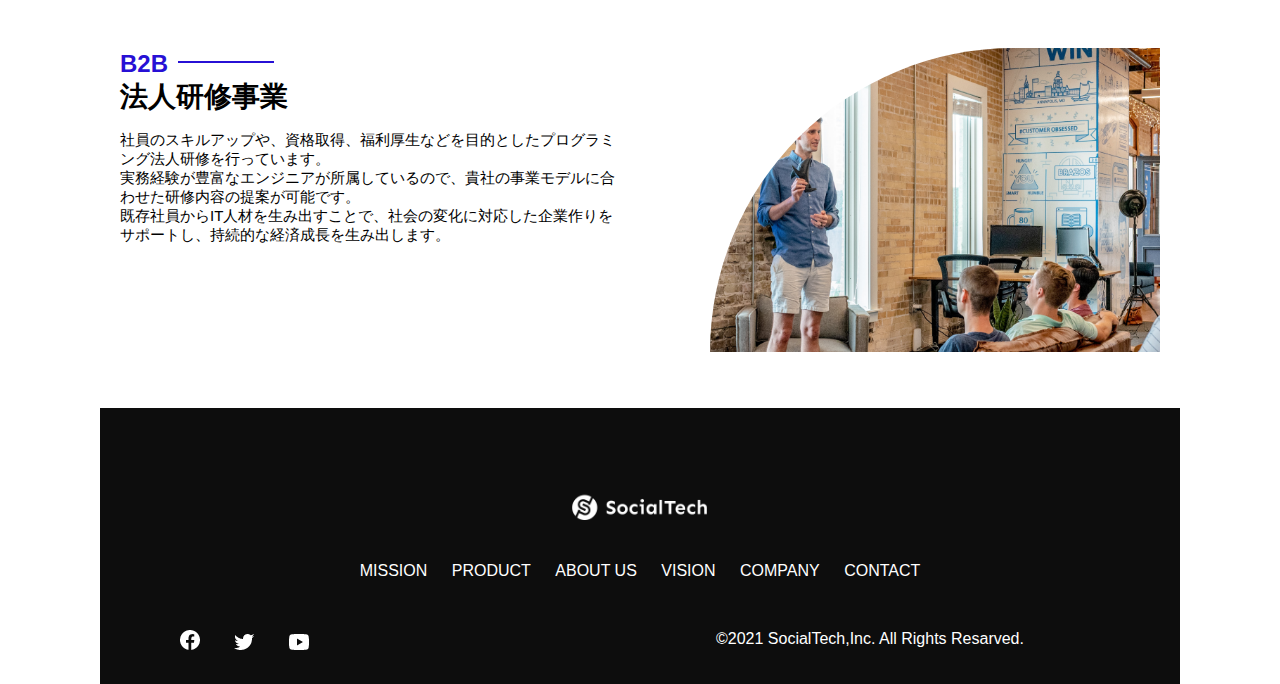
<file: kadai_tutorial_output/product.html>
<!DOCTYPE html>
  <html>
  <head>
    <title>SocialTech -PRODUCT プロダクト-</title>
    <meta charset="UTF-8">
    <meta name="description" content="SocialTechの4つのプロダクトを紹介します">
    <meta name="viewport" content="width=device-width, initial-scale=1.0">
    <link rel="stylesheet" href="style.css">
  </head>
  
  <body>
    <!-- ヘッダー -->
    <header>
      <!-- ロゴ -->
      <a href="index.html" id="logo"><img src="images/logo.png" alt="トップページに戻る"></a>
  
      <!-- PC用ナビゲーション -->
      <nav id="nav-pc">
        <a href="mission.html">MISSION</a>
        <a href="product.html">PRODUCT</a>
        <a href="index.html#aboutus">ABOUT US</a>
        <a href="index.html#vision">VISION</a>
        <a href="index.html#company">COMPANY</a>
        <a href="index.html#contact">CONTACT</a>
      </nav>
  
      <!-- スマホ用メニューボタン -->
      <img id="menu-sp" src="images/button-menu.png" alt="ナビゲーションを開く" onclick="document.getElementById('nav-sp').style.display = 'block'">
  
      <!-- スマホ用ナビゲーション -->
      <nav id="nav-sp">
        <img id="close" src="images/button-close.png" alt="ナビゲーションを閉じる" onclick="document.getElementById('nav-sp').style.display = 'none'">
        <a id="logo-sp" href="index.html" onclick="document.getElementById('nav-sp').style.display = 'none'"><img
            src="images/logo-sp.png" alt="トップページに戻る"></a>
        <a class="menu" href="mission.html" onclick="document.getElementById('nav-sp').style.display = 'none'">MISSION</a>
        <a class="menu" href="product.html" onclick="document.getElementById('nav-sp').style.display = 'none'">PRODUCT</a>
        <a class="menu" href="index.html#aboutus" onclick="document.getElementById('nav-sp').style.display = 'none'">ABOUT
          US</a>
        <a class="menu" href="index.html#vision"
          onclick="document.getElementById('nav-sp').style.display = 'none'">VISION</a>
        <a class="menu" href="index.html#company"
          onclick="document.getElementById('nav-sp').style.display = 'none'">COMPANY</a>
        <a class="menu" href="index.html#contact"
          onclick="document.getElementById('nav-sp').style.display = 'none'">CONTACT</a>
        <div id="sns">
          <a href="https://www.facebook.com/sejuku2013"><img src="images/button-facebook.png" alt="Facebookのリンク"></a>
          <a href="https://twitter.com/samuraijuku"><img src="images/button-twitter.png" alt="Twitterのリンク"></a>
          <a href="https://www.youtube.com/channel/UCCFOQO5aDK0xXam4cUQXT8g"><img src="images/button-youtube.png" alt="YouTubeのリンク"></a>
        </div>
      </nav>
    </header>
    <main>
      <article>
        <section id="product-main">
          <div id="product-title">
            <h1>PRODUCT</h1>
            <span>プロダクト</span>
            <div>TOP > PRODUCT</div>
          </div>
        </section>
        <section class="product-section1">
          <img src="images/product/product-mantoman.png" alt="PCでコードを書く男性">
          <div>
            <h2 class="product-h2">MAN TO MAN</h2>
            <h3 class="product-h3">プログラミング教育</h3>
            <p>2013年より日本で唯一の専属講師によるマンツーマンのプログラミングレッスンを開始。AI/人工知能コース・エンジニア転職コース・ウェブデザインコースを開設し、
              ICT教育全般のマンツーマン指導で誰もが生産的で働きがいのある職に付けるサポートをしています。
              私たちは、創業当初からプログラミングを教えるのみならず、人生を変える手助けがしたい。という想いを大切にしてきました。
              <br>ITに強くなりたい、エンジニアになりたい、アプリを作りたい。そんな方々の想いを一緒に叶えるスクールでありたい。と考えています。
              <br>小中高生や女性、障害者向けのプログラムも用意し、質の高いICT教育をみんなに届けることで、貧困や不平等が無くなる社会を目指します。
            </p>
        </section>
        <section class="product-section2">
          <div>
            <h2 class="product-h2">MEDIA</h2>
            <h3 class="product-h3">プログラミング学習メディア</h3>
            <p>2015年より「SocialTech
              Blog」としてオウンドメディアを設立し、2020年現在月間600万PVの日本最大級のプログラミング学習サイトへと成長しました。
              <br>新たにYouTubeチャンネルも開設し、無料で挫折せずにプログラミングを学べることを目指して、各チャネルで学習情報をやさしく発信。
              <br>独学でエンジニアを目指す人には無料で良質な記事や動画コンテンツを提供し、短期間でキャリアチェンジしたい人はマンツーマンレッスンを選択できるよう、
              各々の要望に合わせた学習機会を創出しています。
            </p>
          </div>
          <img src="images/product/product-media.png" alt="スマートフォンを操作する人">
        </section>
        <section class="product-section1">
          <img src="images/product/product-media.png" alt="笑顔で話し合う2人の男性">
          <div>
            <h2 class="product-h2">CAREER</h2>
            <h3 class="product-h3">人材紹介事業</h3>
            <p>
              「誰もがエンジニアになれる」を叶えるため未経験からエンジニアへ転職するまでの全ての過程をサポートします。
              <br>エンジニア転職に特化した履歴書や職務経歴書の書き方、面接対策を行い、豊富な求人の中から最適なキャリア選択を支援。
              <br>転職希望者の目標に寄り添って強みやアピールポイントを整理し、転職活動を通して自身の成長を実感できるキャリア支援を行なっています。
              <br>
            </p>
          </div>
        </section>
        <section class="product-section2">
          <div>
            <h2 class="product-h2">B2B</h2>
            <h3 class="product-h3">法人研修事業</h3>
            <P>
              社員のスキルアップや、資格取得、福利厚生などを目的としたプログラミング法人研修を行っています。
              <br>実務経験が豊富なエンジニアが所属しているので、貴社の事業モデルに合わせた研修内容の提案が可能です。
              <br>既存社員からIT人材を生み出すことで、社会の変化に対応した企業作りをサポートし、持続的な経済成長を生み出します。
            </P>
          </div>
          <img src="images/product/product-b2b.png" alt="講演中の男性とそれを聴く人々">
        </section>
      </article>
      <footer>
        <div id="footer-logo">
          <img src="images/logo-sp.png" alt="SocialTech">
        </div>
        <div id="footer-link">
          <a href="mission.html">MISSION</a>
          <a href="product.html">PRODUCT</a>
          <a href="index.html#aboutus">ABOUT US</a>
          <a href="index.html#vision">VISION</a>
          <a href="index.html#company">COMPANY</a>
          <a href="index.html#contact">CONTACT</a>
        </div>
        <div id="sns-copyright">
          <div id="sns-footer">
            <a href="https://www.facebook.com/sejuku2013"><img src="images/button-facebook.png" alt="Facebookのリンク"></a>
            <a href="https://twitter.com/samuraijuku"><img src="images/button-twitter.png" alt="Twitterのリンク"></a>
            <a href="https://www.youtube.com/channel/UCCFOQO5aDK0xXam4cUQXT8g"><img src="images/button-youtube.png" alt="youtubeのリンク"></a>
          </div>
          <div id="copyright">
            <span> &copy;2021 SocialTech,Inc. All Rights Resarved.</span>
          </div>
        </div>
      </footer>
    </main>
  </body>
  
  </html>
</file>
<file: kadai_013/style.css>
/* PC、スマホ共通スタイル */
body {
  font-family: "Source Sans Pro", "Hiragino Kaku Gothic ProN", Meiryo, Arial,
    sans-serif;
}

p {
  font-size: 15px;
}

#main-visual>img {
  width: 100%;
}

/*================
PC用のスタイル 
=================*/
@media screen and (min-width: 768px) {
  /* 横幅設定 */
  body {
    max-width: 1080px;
    min-width: 960px;
    margin: 0 auto 0 auto;
  }

  /* ヘッダー */
  header {
    display: flex;
    justify-content: space-between;
  }

  /* ナビゲーションのレイアウト */
  #nav-pc {
    text-align: right;
    font-size: 14px;
    padding-top: 15px;
  }

  /* ナビゲーションのリンクの装飾設定 */
  #nav-pc>a {
    text-decoration: none;
    margin-left: 20px;
  }

  #nav-pc>a:link {
    color: #0d0d0d;
  }

  #nav-pc>a:visited {
    color: #0d0d0d;
  }

  #nav-pc>a:hover {
    color: #0d0d0d;
    text-decoration: underline;
  }

  #nav-pc>a:active {
    color: #0d0d0d;
  }
  #menu-sp {
    display: none;
  }
  #nav-sp {
    display: none;
  }
}
/*================
スマホ用のスタイル 
=================*/
@media screen and (max-width: 767px) {
  body {
    min-width: 375px;
    margin: 0;
  }
  #nav-pc {
    display: none;
  }
  #menu-sp {
    float: right;
    padding: 0;
  }
  #nav-sp {
    background-color: #ce933e;
    position: absolute;
    left: 0;
    top: 0;
    height: 100%;
    width: 100%;
    display: none;
    z-index: 100;
  }
  #close {
    position: absolute;
    top: 20px;
    right: 20px;
  }
  #logo-sp {
    margin: 80px 0 30px 20px;
  }
  #nav-sp > a {
    display: block;
  }
  #nav-sp >a:link {
    color: #fff;
  }
  #nav-sp >a:visited {
    color: #fff;
  }
  #nav-sp >a:hover {
    color: #fff;
    text-decoration: underline;
  }
  #nav-sp >a:active {
    color: #fff;
  }
  #nav-sp > .menu {
    text-decoration: none;
    display: block;
    margin: 0 20px;
    height: 44px;
    font-size: 16px;
    background-image: url("images/arrow.png");
    background-repeat: no-repeat;
    background-position: right top;
  }
}
</file>
<file: kadai_tutorial_output/style.css>
/* PC,スマホ共通スタイル */
body {
  font-family: "Source Sans Pro", "Hiragino Kaku Gothic ProN", Meiryo, Arial, sans-serif;
}
p {
  font-size: 15px;
}
/* PC用スタイル */
@media screen and (min-width: 768px) {
  /* 横幅設定 */
body {
  max-width: 1080px;
  min-width: 960px;
  margin: 0 auto;
}
/* ヘッダー */
header {
  display: flex;
  justify-content: space-between;
}
/* ナビゲーションのレイアウト */
#nav-pc {
  font-size: 14px;
  padding-top: 15px;
}
/* ナビのリンクの装飾設定 */
/* ②aタグの>はいりますか？なくてもaしかないので。 */
#nav-pc > a {
  text-decoration: none;
  /* gap: 20px;  */
  margin-left: 20px; 
}
#nav-pc > a:link {
  color: #0d0d0d;
}
#nav-pc > a:visited {
  color: #0d0d0d;
}
#nav-pc > a:hover {
  color: #0d0d0d;
  text-decoration: underline;
}
#nav-pc > a:active {
  color: #0d0d0d;
}
/* スマホ用ナビを非表示 */
#nav-sp,#menu-sp {
  display: none;
}
/* メインビジュアル */
#main-visual {
  position: relative;
  height: 400px;
}
#main-massage{
  position: absolute;
  top: 0;
  left: 0;
  background-color: #2710d5;
  color: #fff;
  border-radius: 0 0 476px 0;
  width: 100%;
  height: 100%;
  max-width: 620px;
  z-index: 11;
}
#main-massage > h1 {
  font-size: 60px;
  font-weight: bold;
  margin: 100px 0 0 50px;
}
#main-massage > p {
  font-size: 28px;
  margin: 0 0 0 50px;
}
#main-visual > img {
  max-width: 620px;
  border-radius: 476px 0 0 0;
  position: absolute;
  top: 0;
  right: 0;
  z-index: 10;
}
/* 見出し */
h2 {
  margin-top: 40px;
}
h2::after {
  content: url(images/line.png);
  margin-left: 10px;
}
h3 {
  font-size: 27px;
}
/* ミッション */
#mission {
  margin: 80px auto;
  width: 100%;
}
#mission-flex {
  width: 100%;
  display: flex;
}
#mission-flex > div {
  width: 50%;
  margin: 20px;
}
#mission-photo {
  width: 100%;
}

#s2dgs {
  margin-top: 50px;
  width: 100%;
}
/* プロダクト */
#product {
  background-color: #fafafa;
  margin: 80px 0;
  padding: 10px 40px 0px 40px;
}
/* 外枠 */
#product > div {
  margin-top: 40px;
  display: flex;
}
/* 左のカラム */
#product-left {
  width: 50%;
  margin-left: 20px;
}
/* 右のカラム */
#product-right {
  width: 50%;
  margin-left: 20px;
  margin-top: 80px;
}
/* 写真＋説明の枠 */
#product-left > div {
  position: relative;
  height: 480px;
  margin-right: 20px;
}
#product-right > div {
  position: relative;
  height: 480px;
  margin-left: 20px;
}
/* 写真 */
.product-photo {
  width: 100%;
}
/* 説明文の枠 */
.product-explain {
  background-color: #fff;
  position: absolute;
  left: 0;
  top: 280px;
  margin: 0 40px;
  padding: 20px;
  box-shadow: 5px 5px 10px rgda(0,0,0,0.05);
}
/* 説明文の英語 */
.product-explain > span {
  color: #2710d5;
  font-weight: bold;
  font-size: 16px;
  margin: 0;
}
/* 説明文の見出し */
.product-explain > h3 {
  font-size: 20px;
  margin: 5px 0;
}
/* 説明文 */
.product-explain > p {
  font-size: 14px;
  margin: 0;
}
/* 「もっとみる」ボタン */
#product-more {
  margin:0 auto -42px auto;
}
/* ABOUT US */
#aboutus {
  margin: 80px auto 80px auto;
}
/* 3つの組織文化と画像を入れる枠 */
#aboutus > div {
  display: flex;
}
/* 画像 */
.culture-img {
  width: 100%;
  align-self: flex-start;
}
.culture-img2 {
  margin-top: 50px;
  width: 100%;
}
/* 3つの組織文化の表 */
.culture-table {
  margin-right: 50px;
}
/* 番号 */
.culture-num {
  font-size: 80px;
  color: #2710d5;
  margin: 0 20px 0 0;
}
/* 組織文化英語 */
.culture-en {
  color: #2710d5;
  font-weight: bold;
  font-size: 24px;
  display: block;
  /* ③なぜspanタグでblockにするのでしょうか？最初からpなどにしてはだめなのでしょうか？ */
}
/* 組織文化英語 */
.culture-jp {
  font-size: 28px;
  font-weight: bold;
}
/* 説明文 */
.culture-description {
  margin: 0;
}
/* ビジョン */
/* ④tableのpに対して、margin0どんな効果があるのでしょうか？ */
#vision {
  margin: 80px auto;
}
/* セクション内の外枠 */
#vision > div {
  width: 100%;
  display: flex;
  justify-content: space-between;
  flex-wrap: wrap;
}
/* 7つの行動指針の枠 */
.vision-box {
  width: 300px;
  height: 300px;
  margin-bottom: 30px;
  position: relative;
}
.vision-box > img {
  width: 100%;
  height: auto;
  position: absolute;
  top: 0;
  left: 0;
  z-index: 30;
}
.vision-box > span {
  position: absolute;
  top: 0;
  left: 0;
  z-index: 31;
  margin-right: 20px;
}
.vision-box >span > h4 {
  color: #2710d5;
  font-size: 19px;
  margin: 80px 0 0 0;
}
.vision-box > span > h4::first-letter {
  font-size: 40px;
}
.vision-box > span > h5 {
  font-size: 20px;
  margin: 0 0 0 0;
}
.vision-box > span > p {
  margin: 10px 0 0 0 ;
}
/* 会社概要 */
#company {
  margin: 80px auto 80px auto;
}
#company-table {
  width: 100%;
}
.tableheader {
  text-align: left;
  padding: 20px;
  border-bottom-color: #2710d5;
  border-bottom-width: 1px;
  border-bottom-style: solid;
  width: 100px;
}
.tableheader-first {
  text-align: left;
  padding: 20px;
  border-bottom-color: #2710d5;
  border-bottom-width: 1px;
  border-bottom-style: solid;
  border-top-color: #2710d5;
  border-top-width: 1px;
  border-top-style: solid;
  width: 100px;
}
.cell {
  padding: 30px;
  border-bottom-color: #ececec;
  border-bottom-width: 1px;
  border-bottom-style: solid;
}
.cell-first {
  padding: 30px;
  border-bottom-color: #ececec;
  border-bottom-width: 1px;
  border-bottom-style: solid;
  border-top-color: #ececec;
  border-top-width: 1px;
  border-top-style: solid;
}
#company > iframe {
  width: 100%;
  height: 368px;
  margin-top: 40px;
}
/* お問い合わせ */
#contact {
  margin: 80px auto;
}
/* 外枠 */
#contact > form > div {
  display: flex;
  flex-direction: row;
  flex-wrap: wrap;
  padding-bottom: 30px;
}
/* 左列の見出し */
.contact-heading {
  width: 240px;
  align-self: center;
}
/* 見出しのラベル */
.contact-label {
  font-weight: bold;
}
/* 必須 */
.contact-span {
  color: #ce2222;
  margin: 0 0 0 20px;
  font-weight: bold;
}
/* テキストボックス */
.contact-textbox {
  border-top: 0px;
  border-left: 0px;
  border-right: 0px;
  border-bottom-width: 1px;
  border-bottom-color: #707070;
  border-bottom-style: solid;
  background-color: #fafafa;
  width: 400px;
  height: 56px;
}
/* お問い合わせ内容のテキストエリア */
.contact-textarea {
  border-top: 0px;
  border-left: 0px;
  border-right: 0px;
  border-bottom-width: 1px;
  border-bottom-color: #707070;
  background-color: #fafafa;
  width: 400px;
  height: 200px;
}
/* 個人情報の取り扱い */
details {
  width: 700px;
}
details > div {
  background-color: #fafafa;
  padding: 20px;
}
details > div >span {
  font-weight: bold;
}
/* フッター */
footer {
  background-color: #0d0d0d;
  text-align: center;
  padding: 80px 80px 30px 80px;
}
#footer-logo {
  margin-bottom: 30px;
}
#footer-link {
  margin-bottom: 50px;
}
#footer-link > a {
  text-decoration: none;
  margin: 10px;
}
#footer-link > a:link {
  color: #fff;
}
#footer-link > a:visited {
  color: #fff;
}
#footer-link >a:hover {
  color: #fff;
  text-decoration: underline;
}
#footer-link >a:active {
  color: #fff;
}
#sns-copyright {
  display: flex;
  justify-content: space-between;
}
#sns-footer {
  text-align: left;
  width: 100%;
}
#sns-footer > a {
  margin-right: 30px;
}
#copyright {
  color: #fff;
  width: 100%;
}
/* mission.html用スタイル */
/* ミッションのメインビジュアル */
#mission-main {
  height: 496px;
  width: 100%;
  background-image: url("images/mission/mission-main.png");
  background-repeat: no-repeat;
  background-position-y: center;
}
#mission-title {
  background-color: #2710d5;
  width: 368px;
  color: #fff;
  height: 496px;
  border-radius: 0 248px 248px 0;
  position: relative;
}
#mission-title > h1 {
  position: absolute;
  top: 0;
  left: 100px;
  font-size: 80px;
}
#mission-title > span {
  position: absolute;
  top: 200px;
  left: 100px;
  font-size: 26px;
}
#mission-title > div {
  position: absolute;
  top: 350px;
  left: 100px;
  font-size: 16px;
}
#mission-s2dgs {
  width: 100%;
  margin: 20px;
}
.mission-h2 {
  color: #2710d5;
  font-size: 40px;
}
.mission-h2::after {
  content: none;
}
#mission-5goals {
  margin: 20px;
  display: flex;
}
#mission-5goals > div {
  flex-grow: 1;
  padding: 20px;
}
#mission-5goals > div > div {
  margin-bottom: 40px;
}
.fivegoals-image-right {
  float: right;
  margin: 20px;
}

.fivegoals-image-left {
  float: left;
  margin: 20px;
}

.fivegoals-number {
  color: #2710d5;
  font-size: 48px;
  font-weight: bold;
  margin: 0;
}
.fivegoals-h3 {
  font-size: 28px;
  margin: 0;
}
.fivegoals-p {
  margin: 0;
}
/* プロダクトページ */
#product-main {
  height: 496px;
  width: 100%;
  background-image: url("images/product/product-main.png");
  background-repeat: no-repeat;
  background-position-y: center;
}
#product-title {
  background-color: #2710d5;
  width: 368px;
  color: #fff;
  height: 496px;
  border-radius: 0 248px 248px 0;
  position: relative;
}
#product-title > h1 {
  position: absolute;
  top: 0;
  left: 100px;
  font-size: 80px;
}
#product-title > span {
  position: absolute;
  top: 200px;
  left: 100px;
  font-size: 26px;
}
#product-title > div {
  position: absolute;
  top: 350px;
  left: 100px;
  font-size: 16px;
}
/* セクション１ */
.product-section1 {
  position: relative;
  margin: 20px;
  height: 340px;
}
.product-section1 > img {
  position: absolute;
  top: 0;
  left: 0;
  width: 450px;
  margin: 0 40px 30 px 0;
}
.product-section1 > div {
  position: absolute;
  top: 0;
  left: 480px;
}
/* セクション２ */
.product-section2 {
  position: relative;
  margin: 20px;
  height: 340px;
}
.product-section2 > img {
  position: absolute;
  top: 0;
  right: 0;
  width: 450px;
  margin: 0 0 30px 40px;
  border-radius: 432px 0 0 0;
}
.product-section2 > div {
  width: 500px;
  position: absolute;
  top: 0;
  left: 0;
}
.product-h2 {
  color: #2710d5;
  font-size: 24px;
  margin: 0;
}
.product-h3 {
  font-size: 28px;
  margin: 0;
}

}

/* ===================
スマホ用スタイル 
======================*/
@media screen and (max-width: 767px) {
  body{
    min-width: 375px;
    margin: 0;
  }
  /* PC用ナビ非表示 */
  #nav-pc {
    display: none;
  }
  /* ハンバーガーメニュー */
  #menu-sp {
    float: right;
    padding: 0;
  }
  /* スマホ用ナビゲーションの表示切替 */
  /* 初期状態、レイアウトと非表示設定 */
  #nav-sp {
    background-color: #2710d5;
    position: absolute;
    left: 0;
    top: 0;
    height: 100%;
    width: 100%;
    display: none;
    z-index: 100;
  }
   /* ×ボタン */
  #close {
    position: absolute;
    top: 20px;
    right: 20px;
  }

  /* ナビゲーションメニュー用ロゴ */
  #logo-sp {
    margin: 80px 0 30px 20px;
  }
  /* ナビゲーションのリンクの装飾設定 */
  #nav-sp > a {
    display: block;
  }
  #nav-sp > a:link {
    color: #fff;
  }
  #nav-sp > a:visited {
    color: #fff;
  }
  #nav-sp > a:hover {
    color: #fff;
    text-decoration: underline;
  }
  #nav-sp > a:active {
    color: #fff;
  }
  #nav-sp > .menu {
    text-decoration: none;
    display: block;
    margin: 0 20px 0 20px;
    height: 44px;
    font-size: 16px;
    background-image: url("images/arrow.png");
    background-repeat: no-repeat;
    background-position: right top;
  }
  #sns {
    position: absolute;
    bottom: 20px;
    left:20px
  }
  #sns > a {
    margin-right: 30px;
  }
  /* メインビジュアル */
  #main-visual {
    position: relative;
    height: 470px;
    width: 100%;
    overflow: hidden;
  }
  #main-visual > div {
    position: absolute;
    top: 0;
    left: 0;
    background-color: #2710d5;
    color: white;
    border-radius: 0 0 476px 0;
    text-align: center;
    height: 280px;
    width: 100%;
    z-index: 11;
  }
  #main-visual >div >h1 {
    font-size: 28px;
    margin: 90px 0 0 0 ;
  }
  #main-visual > div > p {
    margin: 0;
  }
  #main-visual >img {
    width: 100%;
    border-radius: 476px 0 0 0;
    z-index: 10;
    position: absolute;
    bottom: 0;
    right: 0;
  }
  /* 見出し */
  h2::after {
    content: url("images/line.png");
    margin-left: 10px;
  }
  h3 {
    font-size: 24px;
    margin: 10px 0 0 0;
  }
  /* ミッション */
  #mission {
    margin: 20px;
  }
  #mission-photo {
    width: 100%;
  }
  #s2dgs {
    width: 100%;
  }
  /* プロダクト*/
  #product {
    background-color: #fafafa;
    padding-top: 10px;
  }
  #product h2 {
    margin-left: 20px;
  }
  /* 外枠 */
  /* 左右の絡む　スマホで縦並び */
  #product-left,#product-right {
    margin-right: 20px;
    margin-left: 20px;
  }
  /* 画像＋説明の枠 */
  #product-left > div,
  #product-right > div {
    position: relative;
    height: 540px;
  }
  /* 説明文の枠 */
  .product-explain {
    background-color: #fff;
    position: absolute;
    left: 0;
    bottom: 50px;
    padding: 20px;
    box-shadow: 5px 5px 10px rgba(0, 0, 0, 0.05);
  }
  .product-explain > span {
    color: #2710d5;
    font-weight: bold;
    font-size: 16px;
    margin: 0px;
  }
  .product-explain > h3 {
    margin: 10px 0 10px 0;
  }
  /* 画像 */
  .product-photo {
    width: 100%;
  }
  #product-more > img {
    margin: 0 0 -42px 20px;
  }
  /* ABOUT US */
  #aboutus {
    margin: 80px 20px 80px 20px;
  }
  #aboutus > div {
    display: flex;
    flex-direction: column;
  }
  .culture-table {
    width: 100%;
    padding-right: 20px;
    order: 2;
  }
  .culture-img {
    width: 100%;
    order: 1;
  }
  .culture-img2 {
    width: 100%;
  }
  .culture-num {
    font-size: 80px;
    color: #2710d5;
  }
  .culture-en {
    color: #2710d5;
    font-weight: bold;
    font-size: 24px;
    display: block;
  }
  .culture-jp {
    display: block;
  }
  .culture-description {
    margin: 0;
  }
  /* ビジョン */
  #vision {
    margin: 80px 20px 80px 20px;
  }
  .vision-box {
    width: 300px;
    height: 300px;
    margin-bottom: 30px;
    position: relative;
  }
  .vision-box > img {
    width: 100%;
    height: auto;
    position: absolute;
    top: 0;
    left: 0;
    z-index: 30;
  }
  .vision-box > span {
    position: absolute;
    top: 0;
    left: 0;
    z-index: 31;
    margin-right: 20px;
  }
  .vision-box >span > h4 {
    color: #2710d5;
    font-size: 19px;
    margin: 60px 0 0 0;
  }
  .vision-box > span > h5 {
    font-size: 20px;
    margin: 0 0 0 0;
  }
  .vision-box >span > P {
    margin: 10px 0 0 0;
  }
  /* 会社概要 */
  #company {
    margin: 0 20px 0 20px;
  }
  #company > h3 {
    margin-bottom: 20px;
  }
  #company > table {
    width: 100%;
  }
  .tableheader-first {
    text-align: left;
    padding: 20px;
    border-bottom-color: #2710d5;
    border-bottom-width: 1px;
    border-bottom-style: solid;
    border-top-color: #2710d5;
    border-top-width: 1px;
    border-top-style: solid;
    width: 50px;
  }
  .tableheader {
    text-align: left;
    padding: 20px;
    border-bottom-color: #2710d5;
    border-bottom-width: 1px;
    border-bottom-style: solid;
    width: 50px;
  }
  .cell {
    padding: 20px;
    border-bottom-color: #ececec;
    border-bottom-width: 1px;
    border-bottom-style: solid;
  }
  .cell-first {
    padding: 20px;
    border-bottom-color: #ececec;
    border-bottom-width: 1px;
    border-bottom-style: solid;
    border-top-color: #ececec;
    border-top-width: 1px;
    border-top-style: solid;
  }
  #company > iframe {
    width: 100%;
    height: 240px;
    margin: 40px 0 0 0;
  }
  /* お問い合わせ */
  #contact {
    margin: 80px 20px 80px 20px;
    }
  #contact > h3 {
    margin-bottom: 20px;
  }
  .contact-heading {
    margin-bottom: 20px;
  }
  /* ラベル */
  .contact-label {
    font-weight: bold;
  }
  /* 必須 */
  .contact-span {
    color: #ce2222;
    margin: 0 0 0 20px;
    font-weight: bold;
  }
  .contact-textbox {
    height:  56px;
    border-top: 0px;
    border-left: 0px;
    border-right: 0px;
    background-color: #fafafa;
    border-bottom-color: #707070;
    border-bottom-width: 1px;
    border-style: solid;
    min-width: 300px;
    width: 100%;
  }
  .contact-textarea {
    height: 150px;
    border-top: 0px;
    border-left: 0px;
    border-right: 0px;
    background-color: #fafafa;
    width: 100%;
  }
  .radiobutton {
    margin-bottom: 20px;
  }
  .radiobutton + label::after {
    content: "\A";
    white-space: pre;
  }
  /* フッター */
  footer {
    background-color: #0d0d0d;
    padding: 30px 20px 50px 20px;
  }
  #footer-logo {
    margin-bottom: 30px;
  }
  #footer-link {
    margin-bottom: 50px;
  }
  #footer-link > a {
    text-decoration: none;
    margin: 0 20px 30px 0;
    display: block;
    background-image: url("images/arrow.png");
    background-repeat: no-repeat;
    background-position: right top;
  }
  #footer-link > a:link {
    color: #fff;
  }
  #footer-link > a:visited {
    color: #fff;
  }
  #footer-link > a:hover {
    color: #fff;
    text-decoration: underline;
  }
  #footer-link > a:active {
    color: #fff;
  }
  #sns-footer > a {
    margin-right: 30px;
  }
  #copyright {
    font-size: 12px;
    display: block;
    margin: 30px;
    color: #fff;
  }
  /* mission.html用スタイル */
   /* ミッションのメインビジュアル */
  #mission-main {
    height: 256px;
    width: 100%;
    background-image: url("images/mission/mission-main.png");
    background-repeat: no-repeat;
    background-position-y: center;
    background-size: auto 208px;
  }
  #mission-title {
    background-color: #2710d5;
    width: 136px;
    color: #fff;
    height: 256px;
    border-radius: 0 248px 248px 0;
    position: relative;
  }
  #mission-title > h1 {
    position: absolute;
    top: 0;
    left: 20px;
    font-size: 40px;
  }
  #mission-title > span {
    position: absolute;
    top: 110px;
    left: 20px;
    font-size: 18px;
  }
  #mission-title > div {
    position: absolute;
    top: 180px;
    left: 20px;
    font-size: 13px;
  }
  /* ミッションページ　S2DGSの設定 */
  #mission-s2dgs {
    margin: 20px;
  }
  .mission-h2 {
    color: #2710d5;
    font-size: 38px;
    margin: 0px;
  }
  .mission-h2::after {
    content: none;
  }
  #mission-s2dgs > img {
    width: 100%;
  }
  /* ミッションページ　5Goalsの設定 */
  #mission-5goals {
    margin: 20px;
  }
  #mission-5goals > div >div {
    margin-bottom: 40px;
  }
  #s2dgs-image {
    width: 100%;
  }
  .fivegoals-image-left {
    margin: 20px auto ;
    display: block;
  }
  .fivegoals-image-right {
    margin: 20px auto ;
    display: block;
  }
  .fivegoals-number {
    color: #2710d5;
    font-size: 48px;
    margin: 0;
  }
  .fivegoals-h3 {
    font-size: 28px;
    margin: 0;
  }
  .fivegoals-p {
    margin: 0;
  }
  /* プロダクトのページ */
  #product-main {
    height: 256px;
    width: 100%;
    background-image: url("images/product/product-main.png");
    background-repeat: no-repeat;
    background-position-y: center;
    background-size: auto 208px;
  }
  #product-title {
    background-color: #2710d5;
    width: 136px;
    color: #fff;
    height: 256px;
    border-radius: 0 248px 248px 0;
    position: relative;
  }
  #product-title > h1 {
    position: absolute;
    top: 0;
    left: 20px;
    font-size: 40px;
  }
  #product-title > span {
    position: absolute;
    top: 110px;
    left: 20px;
    font-size: 18px;
  }
  #product-title > div {
    position: absolute;
    top: 180px;
    left: 20px;
    font-size: 13px;
  }
  .product-section1 {
    margin: 20px;
  }
  .product-section1 > img {
    width: 100%;
    border-radius: 0 300px 0 0;
  }
  .product-section2 {
    margin: 20px;
    display: flex;
    flex-direction: column;
  }
  .product-section2 > img {
    order: 1;
    width: 100%;
    border-radius: 300px 0 0 0;
  }
  .product-section2 > div {
    order: 2;
  }
  .product-h2 {
    color: #2710d5;
    font-size: 24px;
    margin: 0;
  }
  .product-h3 {
    font-size: 28px;
    margin: 0;
  }
}
</file>
